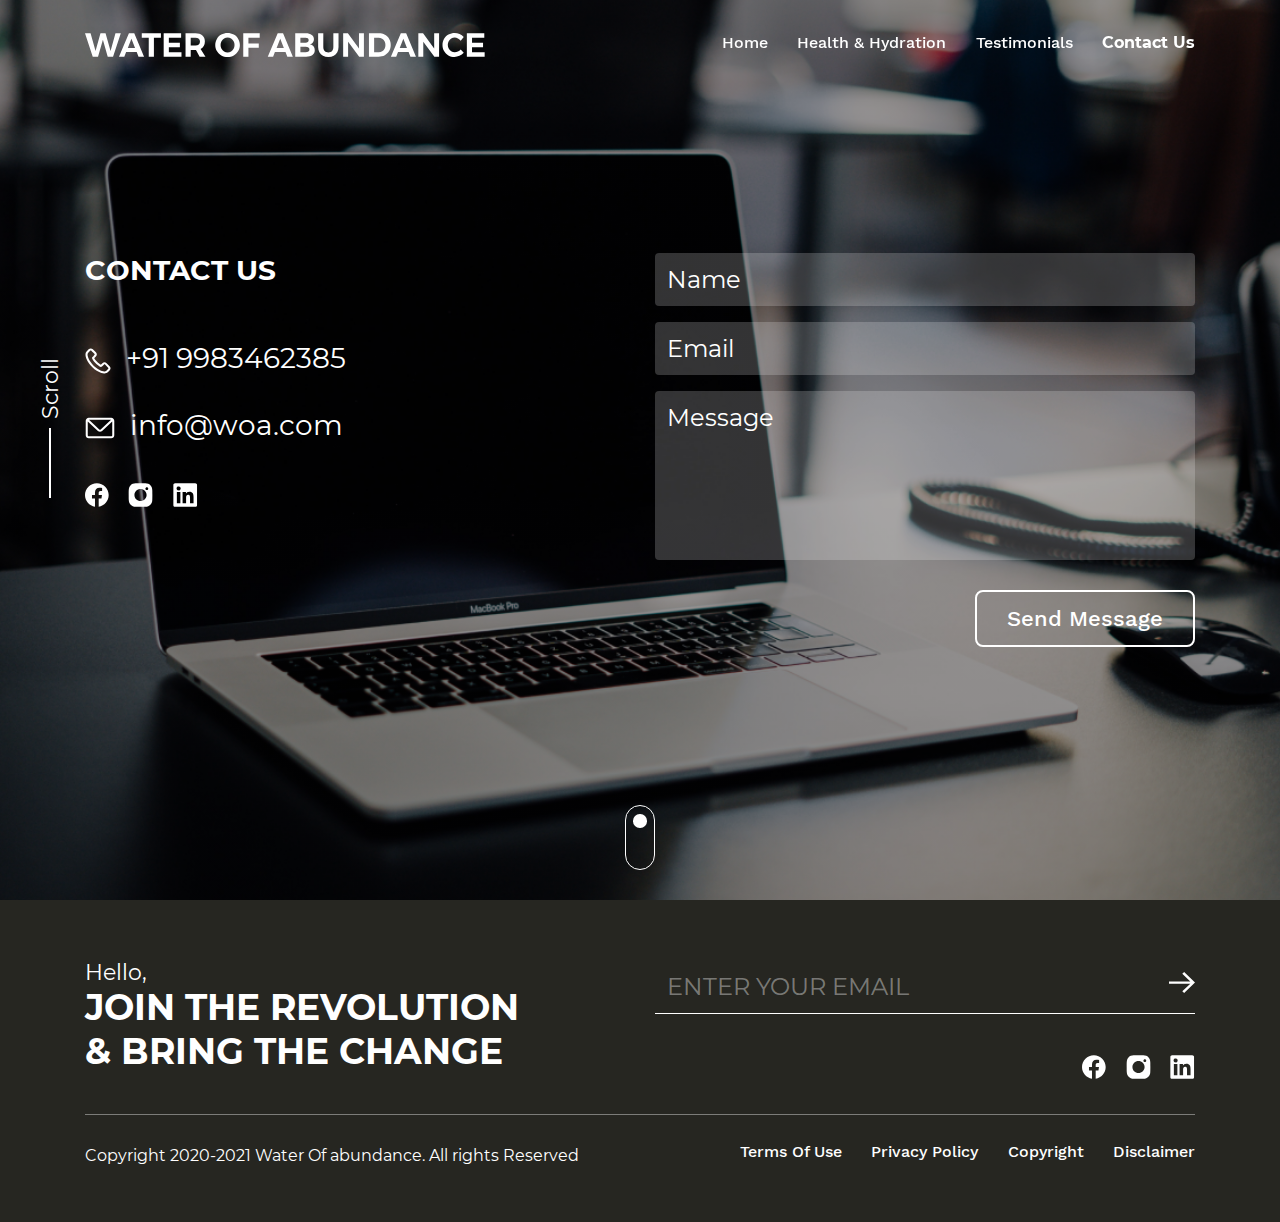
<file: contact.html>
<!DOCTYPE html>
<html lang="en">

<head>
    <meta charset="utf-8">
    <meta http-equiv="X-UA-Compatible" content="IE=edge">
    <meta name="viewport" content="width=device-width, initial-scale=1">
    <title>Health & Hydration | Contact Us</title>
    <!-- Bootstrap -->
    <link href="imgs/fav.svg" rel="icon" type="icon/image">
    <link href="css/bootstrap.min.css" rel="stylesheet">
    <link rel="stylesheet" href="https://cdnjs.cloudflare.com/ajax/libs/font-awesome/5.11.2/css/all.css">
    <link rel='stylesheet' href='css/owl.carousel.min.css'>
    <link href="css/style.css" rel="stylesheet">
    <link href="css/media.css" rel="stylesheet">
</head>

<body>
    <header class="boxs header">
        <div class="container">
            <div class="headerIn">
                <div class="headerLogo">
                    <a href="index.html"><img src="imgs/logo.svg" alt="logo" class="img-fluid">
                    </a>
                    <a href="#0" class="hamburger">
                        <span class="navIcon"></span>
                    </a>
                </div>
                <div class="headercontent">
                    <ul>
                        <li><a href="index.html">Home</a></li>
                        <li><a href="healthy.html" >Health & Hydration</a></li>
                        <li><a href="testimonals.html">Testimonials</a></li>
                      
                        <li><a href="contact.html" class="active">Contact Us</a></li>
                    </ul>
                </div>
            </div>
        </div>
    </header>


    <section class="healthbg boxs scrolltop1 scrolltop160 "  >
        <div class="oppoScroll">
            <div class="scroll animated fadeInUp"></div>
            </div>
        <div class="healthbgin boxs">
            <img src="imgs/con1.png" alt="bg" class="img-fluid">
        </div>
        <span class="bgColor"></span>
        <div class="heathUp boxs">
            <div class="container">
                <div class="heathInner boxs">
                    <div class="bgscroll">
                        <p>Scroll</p>
                    </div>
                    <div class="contactInner boxs">
                        <div class="row">
                            <div class="col-sm-6">
                                <div class="contactleft boxs">
                                    <h2 class="head">CONTACT US</h2>
                                    <ul>
                                        <li><a href="tel:+91 9983462385"><span class="iconss"><img src="imgs/phone.svg" alt="icon"
                                                        class="img-fluid"></span>+91 9983462385</a></li>
                                        <li><a href="mailto:info@woa.com"><span class="iconss"><img src="imgs/message.svg" alt="icon"
                                                        class="img-fluid"></span>info@woa.com</a></li>
                                   
                                    </ul>
                                    <ul class="socialIcon socialIcon2">
                                        <li><a href="#0"><img src="imgs/icon1.svg" alt="icon" class="img-fluid"></a>
                                        </li>
                                        <li><a href="#0"><img src="imgs/icon2.svg" alt="icon" class="img-fluid"></a>
                                        </li>
                                        <li><a href="#0"><img src="imgs/icon3.svg" alt="icon" class="img-fluid"></a>
                                        </li>
<!--                                        <li><a href="#0"><img src="imgs/icon4.svg" alt="icon" class="img-fluid"></a>-->
                                        </li>
                                    </ul>
                                </div>
                            </div>
                            <div class="col-sm-6">
                                <div class="contactRight boxs">
                                    <form action="">
                                        <div class="form-group">
                                            <input type="text" class="form-control" placeholder="Name">
                                        </div>
                                        <div class="form-group">
                                            <input type="email" class="form-control" placeholder="Email">
                                        </div>
                                        <div class="form-group">
                                            <textarea type="text" class="form-control" placeholder="Message"
                                                rows="5"></textarea>
                                        </div>
                                        <div class="form-group formtop">
                                            <button type="button" class="btns">Send Message</button>
                                        </div>
                                    </form>
                                </div>
                            </div>
                        </div>
                    </div>
                </div>
            </div>
        </div>
    </section>

    <section class="footer footscroll  boxs "   >
        <span class="bgColor1"></span>
        <div class="footerclass boxs">
            <div class="container">
                <div class="row paddingRow">
                    <div class="col-sm-6">
                        <div class="footerLeft">
                            <h2>Hello,</h2>
                            <h3>Join the revolution <br> & bring the change</h3>
                        </div>
                    </div>
                    <div class="col-sm-6">
                        <div class="footerRight">
                            <div class="form-group foot">
                                <button type="button"><img src="imgs/rightarrow.svg" alt="arrow" class="img-fluid"></button>
                                <input type="mail" class="form-control" placeholder="enter your email">
                            </div>
                            <ul class="socialIcon">
                                <li><a href="#0"><img src="imgs/icon1.svg" alt="icon" class="img-fluid"></a></li>
                                <li><a href="#0"><img src="imgs/icon2.svg" alt="icon" class="img-fluid"></a></li>
                                <li><a href="#0"><img src="imgs/icon3.svg" alt="icon" class="img-fluid"></a></li>
<!--                                <li><a href="#0"><img src="imgs/icon4.svg" alt="icon" class="img-fluid"></a></li>-->
                            </ul>
                        </div>
                    </div>
                </div>
                <div class="copyRight boxs">
                    <div class="copyRightside">
                        <p class="main">Copyright 2020-2021 Water Of abundance. All rights Reserved</p>
                    </div>
                    <div class="copyLeft">
                        <ul>
                            <li><a href="#0">Terms Of Use</a></li>
                            <li><a href="#0">Privacy Policy</a></li>
                            <li><a href="#0">Copyright</a></li>
                            <li><a href="#0">Disclaimer</a></li>
                        </ul>
                    </div>
                </div>
            </div>
        </div>
    </section>
    <script src="js/jquery.js"></script>
    <script src="js/bootstrap.min.js"></script>
    <script src="js/owl.carousel.min.js"></script>
    <!-- <script src="js/new.js"></script> -->
    <script src="js/custom.js"></script>
</body>

</html>
</file>
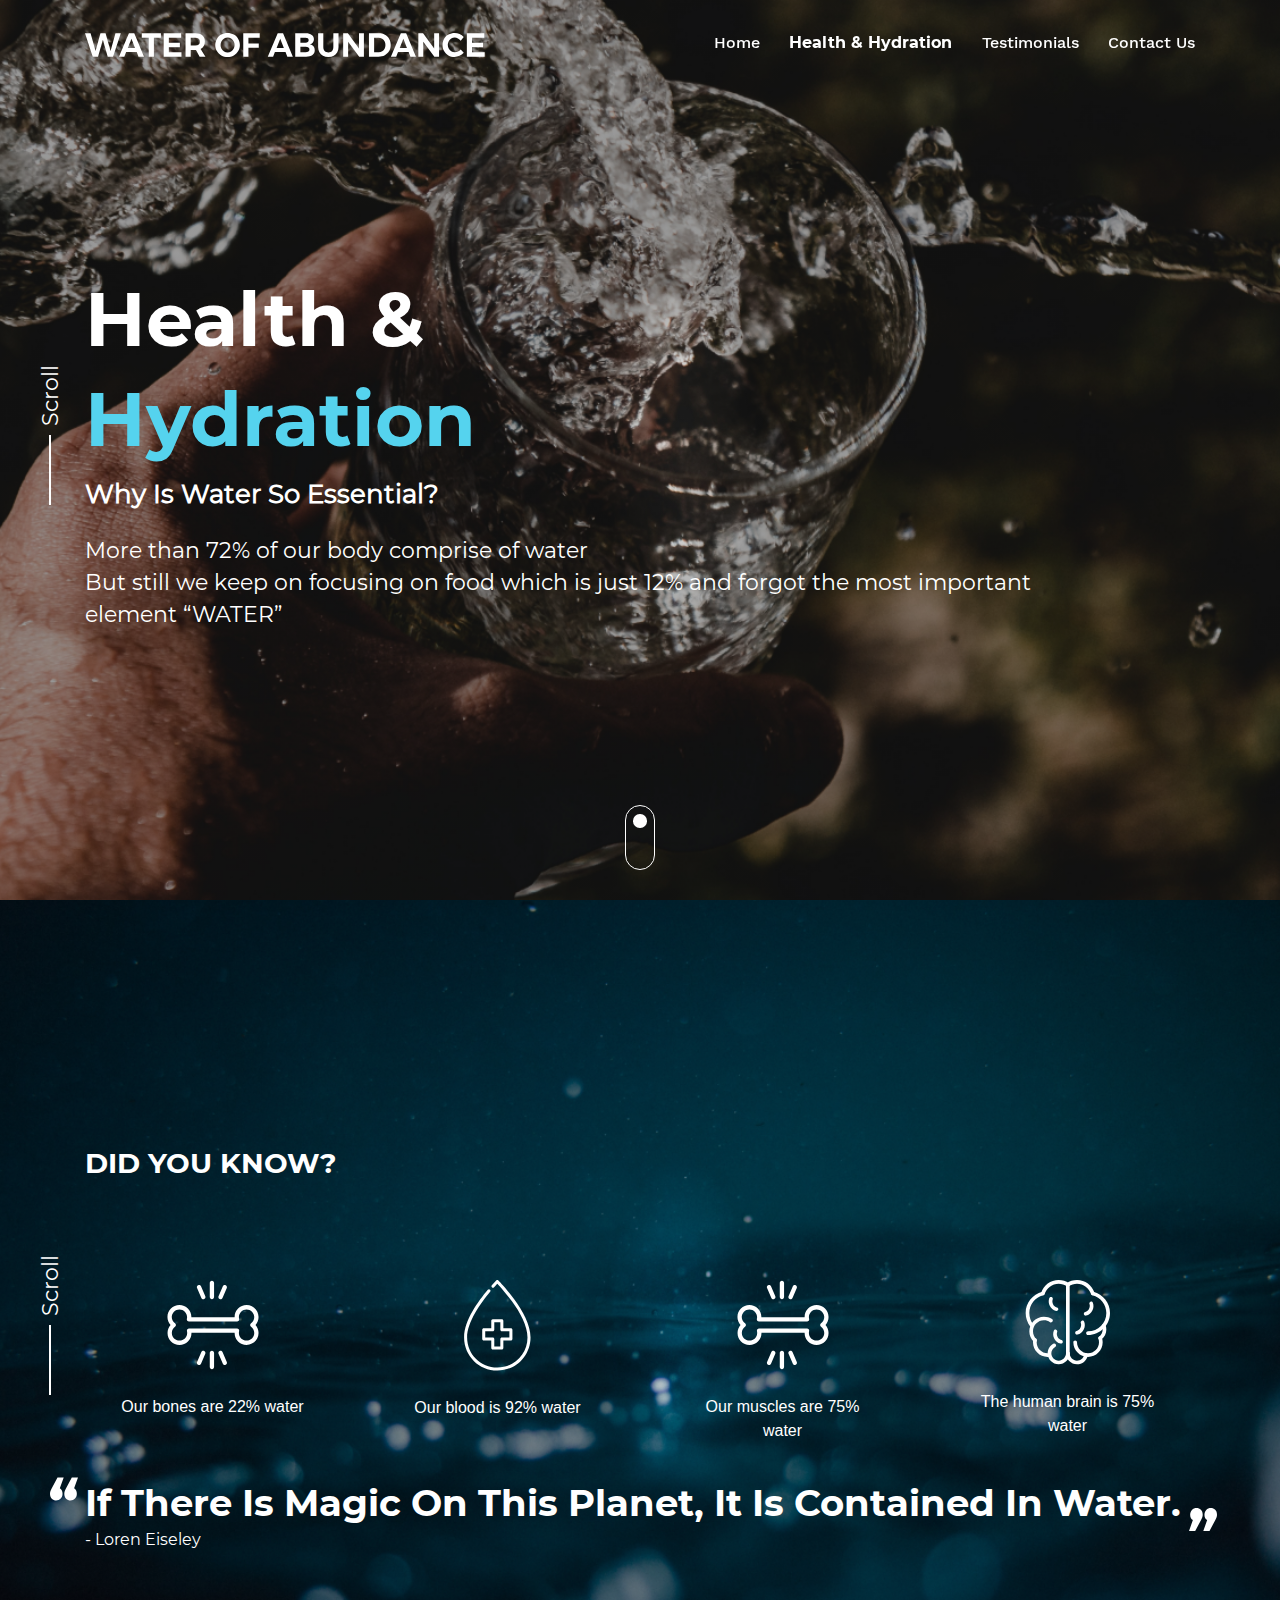
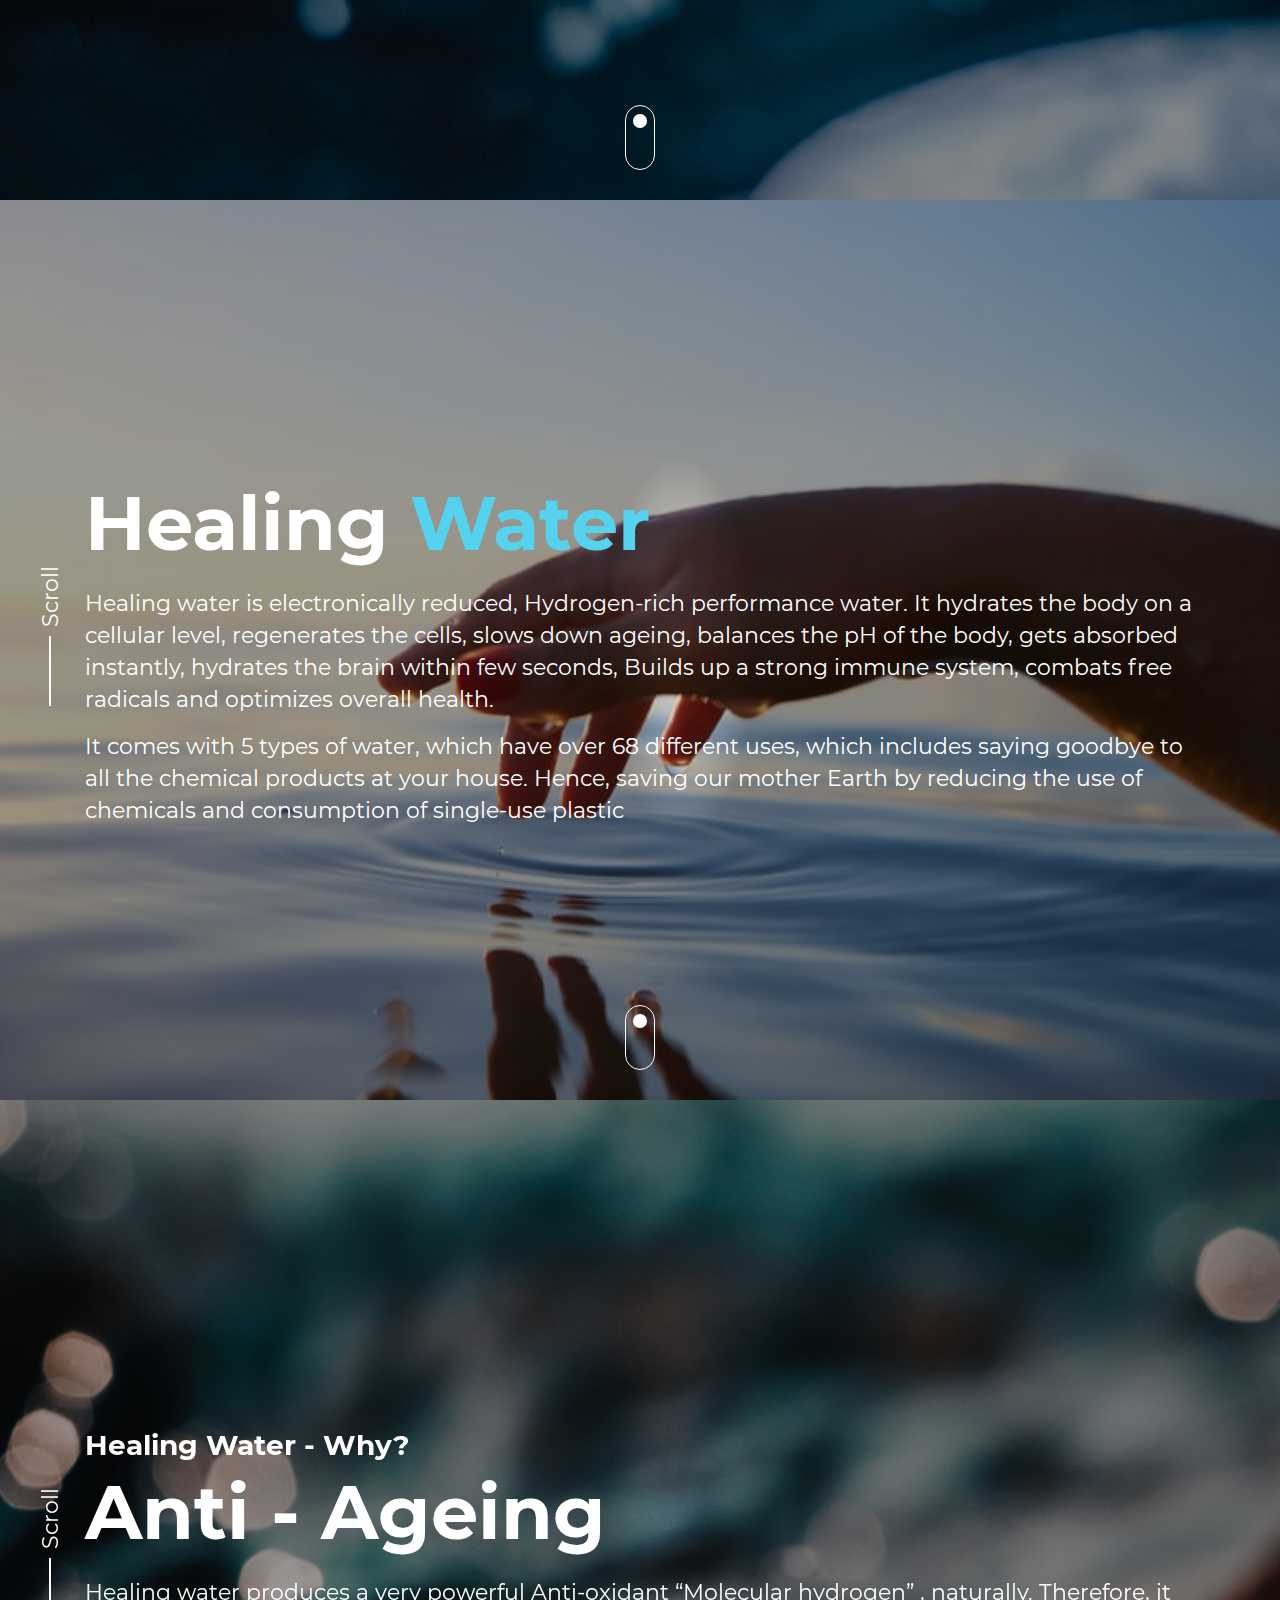
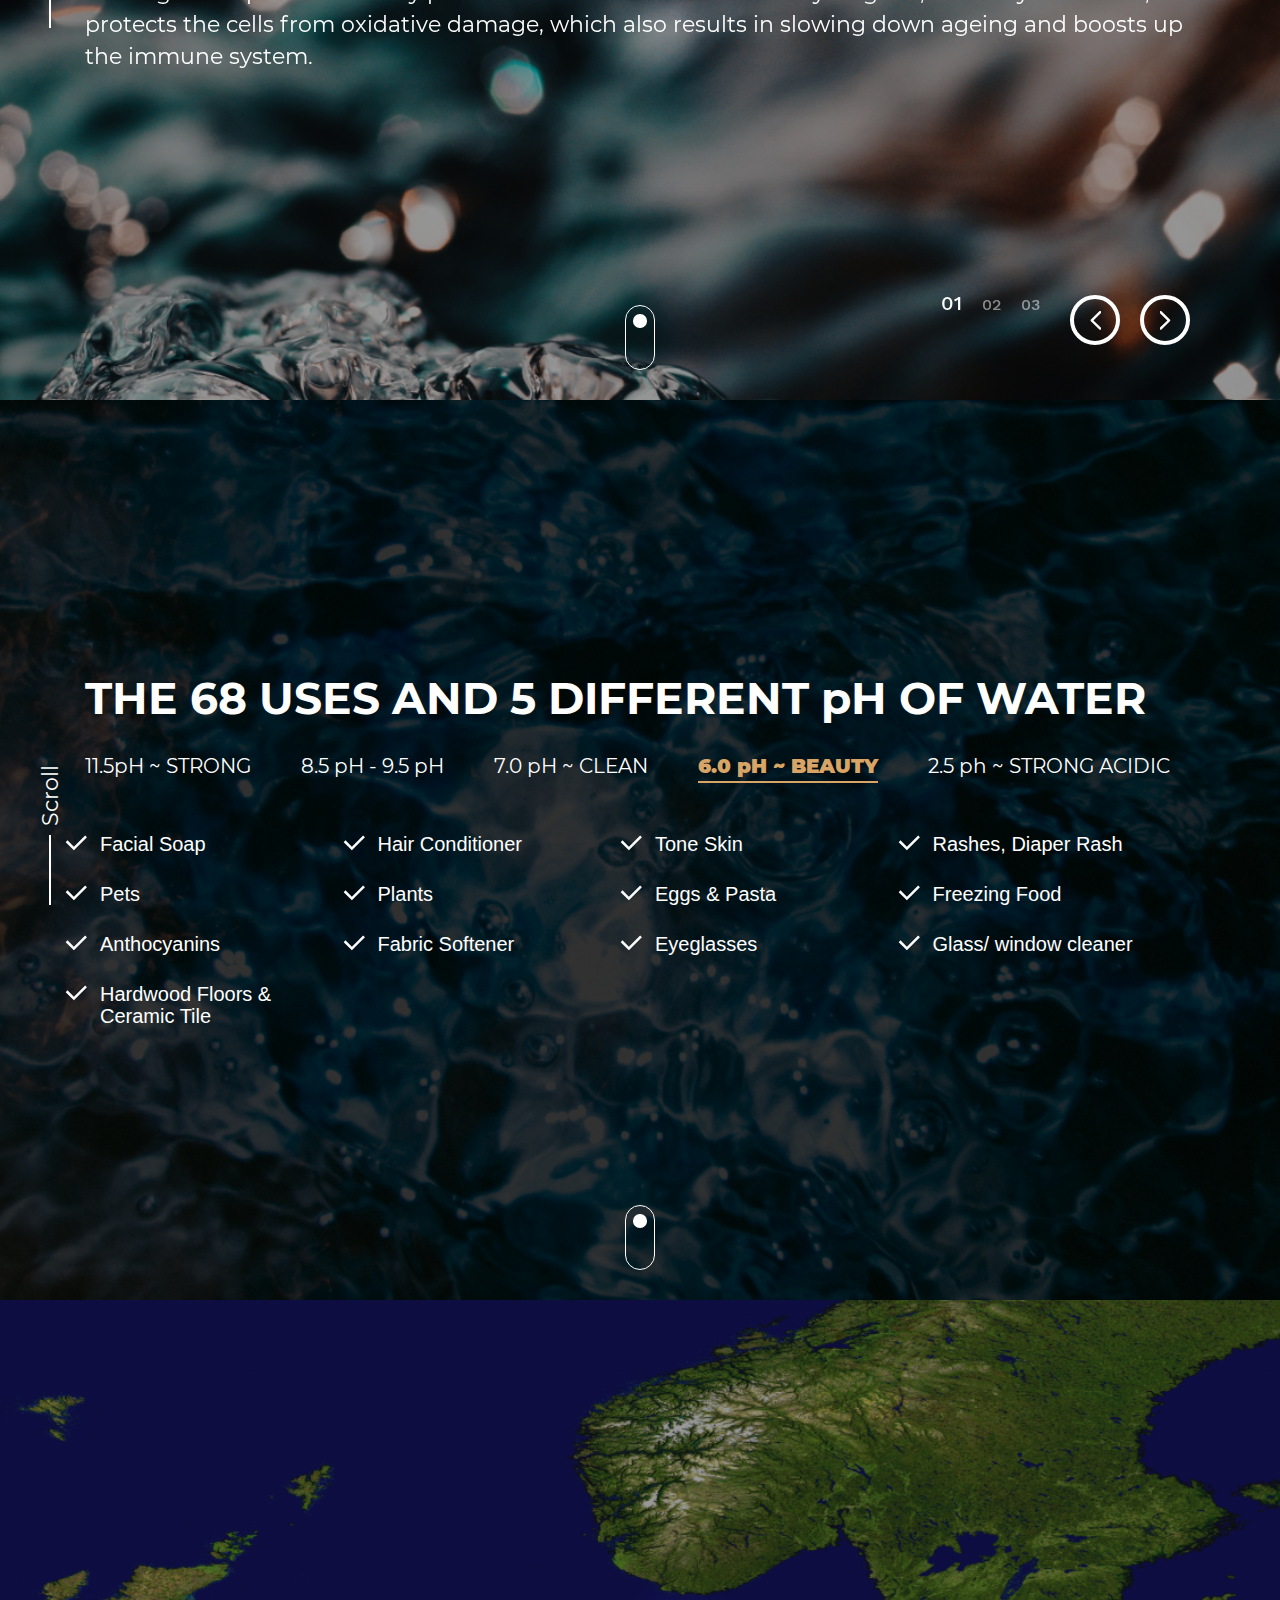
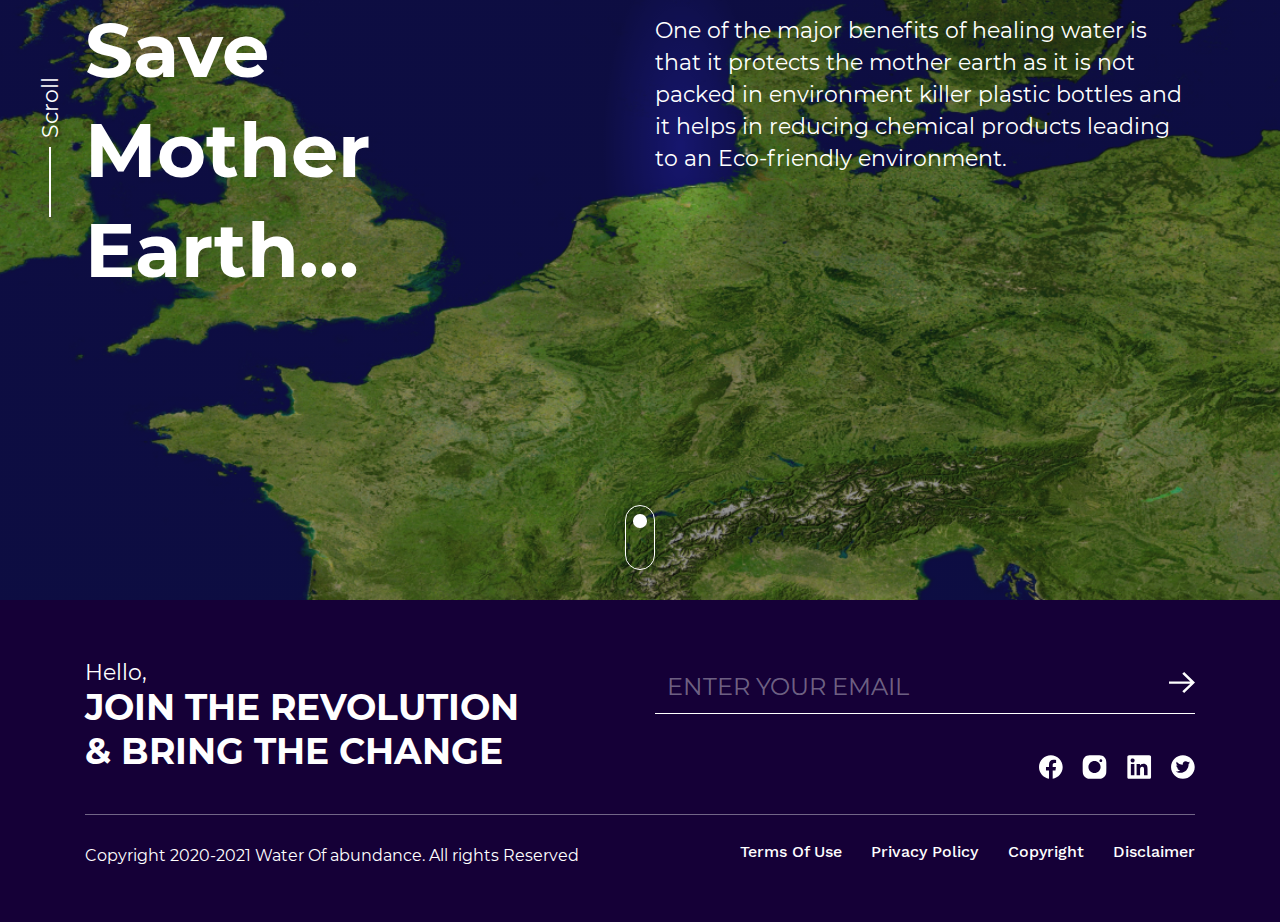
<file: healthy.html>
<!DOCTYPE html>
<html lang="en">

<head>
    <meta charset="utf-8">
    <meta http-equiv="X-UA-Compatible" content="IE=edge">
    <meta name="viewport" content="width=device-width, initial-scale=1">
    <title>Health & Hydration | Health & Hydration</title>
    <!-- Bootstrap -->
    <link href="imgs/fav.svg" rel="icon" type="icon/image">
    <link href="css/bootstrap.min.css" rel="stylesheet">
    <link rel="stylesheet" href="https://cdnjs.cloudflare.com/ajax/libs/font-awesome/5.11.2/css/all.css">
    <link rel='stylesheet' href='css/owl.carousel.min.css'>
    <link href="css/style.css" rel="stylesheet">
    <link href="css/media.css" rel="stylesheet">
    <style>
   * {
/*  box-sizing: border-box;*/
}

.zoom {
  padding: 50px;
/*  background-color: green;*/
  transition: transform .2s;
  width: 200px;
  height: 200px;
  margin: 0 auto;
}

.zoom:hover {
  -ms-transform: scale(1.5); /* IE 9 */
  -webkit-transform: scale(1.5); /* Safari 3-8 */
  transform: scale(1.5); 
}
    </style>
</head>

<body>
   <header class="boxs header">
        <div class="container">
            <div class="headerIn">
                <div class="headerLogo">
                    <a href="index.html"><img src="imgs/logo.svg" alt="logo" class="img-fluid">
                    </a>
                    <a href="#0" class="hamburger">
                        <span class="navIcon"></span>
                    </a>
                </div>
                <div class="headercontent">
                    <ul>
                        <li><a href="index.html">Home</a></li>
                        <li><a href="healthy.html" class="active">Health & Hydration</a></li>
                        <li><a href="testimonals.html">Testimonials</a></li>
                      
                        <li><a href="contact.html">Contact Us</a></li>
                    </ul>
                </div>
            </div>
        </div>
    </header>
    

    <section class="healthbg boxs scrolltop1 scrolltop12 section" id="section-1">
        <div class="oppoScroll">
            <div class="scroll animated fadeInUp"></div>
        </div>
        <div class="healthbgin boxs">
            <img src="imgs/h1.png" alt="bg" class="img-fluid">
        </div>
        <span class="bgColor"></span>
        <div class="heathUp boxs">
            <div class="container">
                <div class="heathInner boxs">
                    <div class="bgscroll">
                        <p>Scroll</p>
                    </div>
                    <h2 class="mainHead">Health & <br> <span class="colorBlue">Hydration</span></h2>
                    <h3 class="head">Why Is Water So Essential?</h3>
                    <p class="main">More than 72% of our body comprise of water<br>
                        But still we keep on focusing on food which is just 12% and forgot the most important <br>
                        element “WATER”</p>
                </div>
            </div>
        </div>
    </section>

    <section class="healthbg boxs scrolltop2 section" id="section-2">
        <div class="oppoScroll">
            <div class="scroll animated fadeInUp"></div>
        </div>
        <div class="healthbgin boxs">
            <img src="imgs/h2.png" alt="bg" class="img-fluid">
        </div>
        <span class="bgColor"></span>
        <div class="heathUp boxs">
            <div class="container">
                <div class="heathInner boxs">
                    <div class="bgscroll">
                        <p>Scroll</p>
                    </div>
                    <h2 class="head">DID YOU KNOW?</h2>
                    <div class="row paddingAn">
                        <div class="col-sm-3 zoom">
                            <div class="didYou boxs">
                                <div class="didImg">
                                    <img src="imgs/did1.svg" alt="did" class="img-fluid">
                                </div>
                                <div class="didCon">
                                    <p>Our bones are 22% water</p>
                                </div>
                            </div>
                        </div>
                        <div class="col-sm-3 zoom">
                            <div class="didYou boxs">
                                <div class="didImg">
                                    <img src="imgs/did2.svg" alt="did" class="img-fluid">
                                </div>
                                <div class="didCon">
                                    <p>Our blood is 92% water</p>
                                </div>
                            </div>
                        </div>
                        <div class="col-sm-3 zoom">
                            <div class="didYou boxs">
                                <div class="didImg">
                                    <img src="imgs/did1.svg" alt="did" class="img-fluid">
                                </div>
                                <div class="didCon">
                                    <p>Our muscles are 75% water</p>
                                </div>
                            </div>
                        </div>
                        <div class="col-sm-3 zoom">
                            <div class="didYou boxs">
                                <div class="didImg">
                                    <img src="imgs/did4.svg" alt="did" class="img-fluid">
                                </div>
                                <div class="didCon">
                                    <p>The human brain is 75% water</p>
                                </div>
                            </div>
                        </div>
                    </div>
                    <div class="magic boxs">
                        <p>If There Is Magic On This Planet, It Is Contained In Water.</p>
                        <h6>- Loren Eiseley</h6>
                    </div>
                </div>
            </div>
        </div>
    </section>

    <section class="healthbg boxs scrolltop3 scrolltop31 section" id="section-2">
        <div class="oppoScroll">
            <div class="scroll animated fadeInUp"></div>
        </div>
        <div class="healthbgin boxs">
            <img src="imgs/demo.jfif" alt="bg" class="img-fluid">
        </div>
        <span class="bgColor"></span>
        <div class="heathUp boxs">
            <div class="container">
                <div class="heathInner boxs">
                    <div class="bgscroll">
                        <p>Scroll</p>
                    </div>
                    <h2 class="mainHead">Healing <span class="colorBlue">Water</span></h2>
                    <p class="main">Healing water is electronically reduced, Hydrogen-rich performance water. It
                        hydrates the body on a cellular level, regenerates the cells, slows down ageing, balances the pH
                        of the body, gets absorbed instantly, hydrates the brain within few seconds, Builds up a strong
                        immune system, combats free radicals and optimizes overall health.</p>
                    <p class="main"> It comes with 5 types of water, which have over 68 different uses, which includes
                        saying goodbye
                        to all the chemical products at your house. Hence, saving our mother Earth by reducing the use
                        of chemicals and consumption of single-use plastic</p>
                </div>
            </div>
        </div>
    </section>
    <section class="chance owl-slider scroll7 scroll71 boxs scrolltop4 section" id="section-2">
        <div class="oppoScroll">
            <div class="scroll animated fadeInUp"></div>
        </div>
        <div id="carousel" class="owl-carousel">

            <div class="item itemsAlll">
                <div class="bgImg">
                    <img src="imgs/h6.png" alt="bg" class="img-fluid">
                </div>
                <div class="bgContent boxs">
                    <span class="bgColor"></span>
                    <div class="container">

                        <div class="bgTopp">

                            <div class="bgRight bgRight23">
                           
                                <h2 class="mainHead">Alkaline</h2>
                                <p class="main">Healing water converts the tap water into natural alkalizing water
                                    with a pH of 8.5- 9.5, for drinking. This helps in balancing the pH of the body
                                    naturally, helping us staying away from diseases with a better immune system
                                </p>
                            </div>
                            <div class="bgSliderIn boxs">

                                <div class="bgLeft">
                                    <div class="bgscroll">
                                        <p>Scroll</p>
                                    </div>
                                    <h2 class="head">Healing Water - Why?</h2>
                                    <h2 class="mainHead">Anti - Ageing</h2>
                                    <p class="main">Healing water produces a very powerful Anti-oxidant “Molecular
                                        hydrogen” , naturally. Therefore, it protects the cells from oxidative damage,
                                        which also results in slowing down ageing and boosts up the immune system.</p>
                                </div>

                            </div>
                        </div>
                    </div>
                </div>
            </div>

            <div class="item itemsAlll">
                <div class="bgImg">
                    <img src="imgs/h6.png" alt="bg" class="img-fluid">
                </div>
                <div class="bgContent boxs">
                    <span class="bgColor"></span>
                    <div class="container">
                        <div class="bgTopp">
                            <div class="bgRight bgRight23">
                           
                                <h2 class="mainHead">Hydration</h2>
                                <p class="main">Healing water is electrically charged, structure water having 4-6
                                    molecules per cluster. Resulting in skyrocketing absorption at the cellular
                                    level, instantly. Leading to healthy, hydrated cells and improving overall
                                    health
                                </p>
                            </div>
                            <div class="bgSliderIn boxs">
                                <div class="bgLeft">
                                    <div class="bgscroll">
                                        <p>Scroll</p>
                                    </div>
                                    <h2 class="head">Healing Water - Why?</h2>
                                    <h2 class="mainHead">Ph balance</h2>
                                    <p class="main">Healing water converts the tap water into natural alkalizing water
                                        with a pH of 8.5- 9.5, for drinking. This helps in balancing the pH of the body
                                        naturally, helping us staying away from diseases with a better immune system
                                    </p>
                                </div>

                            </div>
                        </div>
                    </div>
                </div>
            </div>

            <div class="item itemsAlll">
                <div class="bgImg">
                    <img src="imgs/h6.png" alt="bg" class="img-fluid">
                </div>
                <div class="bgContent boxs">
                    <span class="bgColor"></span>
                    <div class="container">
                        <div class="bgTopp">
                            <div class="bgRight bgRight23">
                           
                                <h2 class="mainHead">Anti - Ageing</h2>
                                <p class="main">Healing water produces a very powerful Anti-oxidant “Molecular
                                    hydrogen” , naturally. Therefore, it protects the cells from oxidative damage,
                                    which also results in slowing down ageing and boosts up the immune system.
                                </p>
                            </div>
                            <div class="bgSliderIn boxs">
                                <div class="bgLeft">
                                    <div class="bgscroll">
                                        <p>Scroll</p>
                                    </div>
                                    <h2 class="head">Healing Water - Why?</h2>
                                    <h2 class="mainHead">Cellular hydration</h2> 
                                    <p class="main">Healing water is electrically charged, structure water having 4-6
                                        molecules per cluster. Resulting in skyrocketing absorption at the cellular
                                        level, instantly. Leading to healthy, hydrated cells and improving overall
                                        health
                                    </p>
                                </div>

                            </div>
                        </div>
                    </div>
                </div>
            </div>

        </div>
    </section>


    <section class="healthbg boxs scrolltop5 section" id="section-2">
        <div class="oppoScroll">
            <div class="scroll animated fadeInUp"></div>
        </div>
        <div class="healthbgin boxs">
            <img src="imgs/h4.png" alt="bg" class="img-fluid">
        </div>
        <span class="bgColor bgColor22"></span>
        <div class="heathUp boxs">
            <div class="container">
                <div class="heathInner boxs">
                    <div class="bgscroll">
                        <p>Scroll</p>
                    </div>
                    <h2 class="head newHead">THE 68 USES AND 5 DIFFERENT pH OF WATER</h2>
                    <div class="phall boxs">
                        <ul class="nav nav-tabs" role="tablist">
                            <li class="nav-item">
                                <a class="nav-link " data-toggle="tab" href="#home">11.5pH ~ STRONG</a>
                            </li>
                            <li class="nav-item">
                                <a class="nav-link" data-toggle="tab" href="#menu1">8.5 pH - 9.5 pH</a>
                            </li>
                            <li class="nav-item">
                                <a class="nav-link" data-toggle="tab" href="#menu2">7.0 pH ~ CLEAN</a>
                            </li>
                            <li class="nav-item">
                                <a class="nav-link active" data-toggle="tab" href="#menu3">6.0 pH ~ BEAUTY</a>
                            </li>
                            <li class="nav-item">
                                <a class="nav-link" data-toggle="tab" href="#menu4">2.5 ph ~ STRONG ACIDIC</a>
                            </li>

                        </ul>
                        <div class="tab-content">
                            <div id="home" class="container tab-pane">

                                <div class="phInner">
                                    <div class="row">
                                        <div class="col-sm-3">
                                            <div class="phContent">
                                                <p>Facial Soap</p>
                                            </div>
                                        </div>
                                        <div class="col-sm-3">
                                            <div class="phContent">
                                                <p>Hair Conditioner</p>
                                            </div>
                                        </div>
                                        <div class="col-sm-3">
                                            <div class="phContent">
                                                <p>Tone Skin</p>
                                            </div>
                                        </div>
                                        <div class="col-sm-3">
                                            <div class="phContent">
                                                <p>Rashes, Diaper Rash</p>
                                            </div>
                                        </div>
                                        <div class="col-sm-3">
                                            <div class="phContent">
                                                <p>Pets</p>
                                            </div>
                                        </div>
                                        <div class="col-sm-3">
                                            <div class="phContent">
                                                <p>Plants</p>
                                            </div>
                                        </div>
                                        <div class="col-sm-3">
                                            <div class="phContent">
                                                <p>Eggs & Pasta</p>
                                            </div>
                                        </div>
                                        <div class="col-sm-3">
                                            <div class="phContent">
                                                <p>Freezing Food</p>
                                            </div>
                                        </div>
                                        <div class="col-sm-3">
                                            <div class="phContent">
                                                <p>Anthocyanins</p>
                                            </div>
                                        </div>
                                        <div class="col-sm-3">
                                            <div class="phContent">
                                                <p>Fabric Softener</p>
                                            </div>
                                        </div>
                                        <div class="col-sm-3">
                                            <div class="phContent">
                                                <p>Eyeglasses</p>
                                            </div>
                                        </div>
                                        <div class="col-sm-3">
                                            <div class="phContent">
                                                <p>Glass/ window cleaner</p>
                                            </div>
                                        </div>
                                        <div class="col-sm-3">
                                            <div class="phContent">
                                                <p>Hardwood Floors & Ceramic Tile</p>
                                            </div>
                                        </div>
                                    </div>
                                </div>

                            </div>
                            <div id="menu1" class="container tab-pane fade">
                                <div class="phInner">
                                    <div class="row">
                                        <div class="col-sm-3">
                                            <div class="phContent">
                                                <p>Facial Soap</p>
                                            </div>
                                        </div>
                                        <div class="col-sm-3">
                                            <div class="phContent">
                                                <p>Hair Conditioner</p>
                                            </div>
                                        </div>
                                        <div class="col-sm-3">
                                            <div class="phContent">
                                                <p>Tone Skin</p>
                                            </div>
                                        </div>
                                        <div class="col-sm-3">
                                            <div class="phContent">
                                                <p>Rashes, Diaper Rash</p>
                                            </div>
                                        </div>
                                        <div class="col-sm-3">
                                            <div class="phContent">
                                                <p>Pets</p>
                                            </div>
                                        </div>
                                        <div class="col-sm-3">
                                            <div class="phContent">
                                                <p>Plants</p>
                                            </div>
                                        </div>
                                        <div class="col-sm-3">
                                            <div class="phContent">
                                                <p>Eggs & Pasta</p>
                                            </div>
                                        </div>
                                        <div class="col-sm-3">
                                            <div class="phContent">
                                                <p>Freezing Food</p>
                                            </div>
                                        </div>
                                        <div class="col-sm-3">
                                            <div class="phContent">
                                                <p>Anthocyanins</p>
                                            </div>
                                        </div>
                                        <div class="col-sm-3">
                                            <div class="phContent">
                                                <p>Fabric Softener</p>
                                            </div>
                                        </div>
                                        <div class="col-sm-3">
                                            <div class="phContent">
                                                <p>Eyeglasses</p>
                                            </div>
                                        </div>
                                        <div class="col-sm-3">
                                            <div class="phContent">
                                                <p>Glass/ window cleaner</p>
                                            </div>
                                        </div>
                                        <div class="col-sm-3">
                                            <div class="phContent">
                                                <p>Hardwood Floors & Ceramic Tile</p>
                                            </div>
                                        </div>
                                    </div>
                                </div>

                            </div>

                            <div id="menu2" class="container tab-pane fade">
                                <div class="phInner">
                                    <div class="row">
                                        <div class="col-sm-3">
                                            <div class="phContent">
                                                <p>Facial Soap</p>
                                            </div>
                                        </div>
                                        <div class="col-sm-3">
                                            <div class="phContent">
                                                <p>Hair Conditioner</p>
                                            </div>
                                        </div>
                                        <div class="col-sm-3">
                                            <div class="phContent">
                                                <p>Tone Skin</p>
                                            </div>
                                        </div>
                                        <div class="col-sm-3">
                                            <div class="phContent">
                                                <p>Rashes, Diaper Rash</p>
                                            </div>
                                        </div>
                                        <div class="col-sm-3">
                                            <div class="phContent">
                                                <p>Pets</p>
                                            </div>
                                        </div>
                                        <div class="col-sm-3">
                                            <div class="phContent">
                                                <p>Plants</p>
                                            </div>
                                        </div>
                                        <div class="col-sm-3">
                                            <div class="phContent">
                                                <p>Eggs & Pasta</p>
                                            </div>
                                        </div>
                                        <div class="col-sm-3">
                                            <div class="phContent">
                                                <p>Freezing Food</p>
                                            </div>
                                        </div>
                                        <div class="col-sm-3">
                                            <div class="phContent">
                                                <p>Anthocyanins</p>
                                            </div>
                                        </div>
                                        <div class="col-sm-3">
                                            <div class="phContent">
                                                <p>Fabric Softener</p>
                                            </div>
                                        </div>
                                        <div class="col-sm-3">
                                            <div class="phContent">
                                                <p>Eyeglasses</p>
                                            </div>
                                        </div>
                                        <div class="col-sm-3">
                                            <div class="phContent">
                                                <p>Glass/ window cleaner</p>
                                            </div>
                                        </div>
                                        <div class="col-sm-3">
                                            <div class="phContent">
                                                <p>Hardwood Floors & Ceramic Tile</p>
                                            </div>
                                        </div>
                                    </div>
                                </div>

                            </div>
                            <div id="menu3" class="container tab-pane fade  active show">
                                <div class="phInner">
                                    <div class="row">
                                        <div class="col-sm-3">
                                            <div class="phContent">
                                                <p>Facial Soap</p>
                                            </div>
                                        </div>
                                        <div class="col-sm-3">
                                            <div class="phContent">
                                                <p>Hair Conditioner</p>
                                            </div>
                                        </div>
                                        <div class="col-sm-3">
                                            <div class="phContent">
                                                <p>Tone Skin</p>
                                            </div>
                                        </div>
                                        <div class="col-sm-3">
                                            <div class="phContent">
                                                <p>Rashes, Diaper Rash</p>
                                            </div>
                                        </div>
                                        <div class="col-sm-3">
                                            <div class="phContent">
                                                <p>Pets</p>
                                            </div>
                                        </div>
                                        <div class="col-sm-3">
                                            <div class="phContent">
                                                <p>Plants</p>
                                            </div>
                                        </div>
                                        <div class="col-sm-3">
                                            <div class="phContent">
                                                <p>Eggs & Pasta</p>
                                            </div>
                                        </div>
                                        <div class="col-sm-3">
                                            <div class="phContent">
                                                <p>Freezing Food</p>
                                            </div>
                                        </div>
                                        <div class="col-sm-3">
                                            <div class="phContent">
                                                <p>Anthocyanins</p>
                                            </div>
                                        </div>
                                        <div class="col-sm-3">
                                            <div class="phContent">
                                                <p>Fabric Softener</p>
                                            </div>
                                        </div>
                                        <div class="col-sm-3">
                                            <div class="phContent">
                                                <p>Eyeglasses</p>
                                            </div>
                                        </div>
                                        <div class="col-sm-3">
                                            <div class="phContent">
                                                <p>Glass/ window cleaner</p>
                                            </div>
                                        </div>
                                        <div class="col-sm-3">
                                            <div class="phContent">
                                                <p>Hardwood Floors & Ceramic Tile</p>
                                            </div>
                                        </div>
                                    </div>
                                </div>

                            </div>

                            <div id="menu4" class="container tab-pane fade">
                                <div class="phInner">
                                    <div class="row">
                                        <div class="col-sm-3">
                                            <div class="phContent">
                                                <p>Facial Soap</p>
                                            </div>
                                        </div>
                                        <div class="col-sm-3">
                                            <div class="phContent">
                                                <p>Hair Conditioner</p>
                                            </div>
                                        </div>
                                        <div class="col-sm-3">
                                            <div class="phContent">
                                                <p>Tone Skin</p>
                                            </div>
                                        </div>
                                        <div class="col-sm-3">
                                            <div class="phContent">
                                                <p>Rashes, Diaper Rash</p>
                                            </div>
                                        </div>
                                        <div class="col-sm-3">
                                            <div class="phContent">
                                                <p>Pets</p>
                                            </div>
                                        </div>
                                        <div class="col-sm-3">
                                            <div class="phContent">
                                                <p>Plants</p>
                                            </div>
                                        </div>
                                        <div class="col-sm-3">
                                            <div class="phContent">
                                                <p>Eggs & Pasta</p>
                                            </div>
                                        </div>
                                        <div class="col-sm-3">
                                            <div class="phContent">
                                                <p>Freezing Food</p>
                                            </div>
                                        </div>
                                        <div class="col-sm-3">
                                            <div class="phContent">
                                                <p>Anthocyanins</p>
                                            </div>
                                        </div>
                                        <div class="col-sm-3">
                                            <div class="phContent">
                                                <p>Fabric Softener</p>
                                            </div>
                                        </div>
                                        <div class="col-sm-3">
                                            <div class="phContent">
                                                <p>Eyeglasses</p>
                                            </div>
                                        </div>
                                        <div class="col-sm-3">
                                            <div class="phContent">
                                                <p>Glass/ window cleaner</p>
                                            </div>
                                        </div>
                                        <div class="col-sm-3">
                                            <div class="phContent">
                                                <p>Hardwood Floors & Ceramic Tile</p>
                                            </div>
                                        </div>
                                    </div>
                                </div>

                            </div>

                        </div>
                    </div>
                </div>
            </div>
        </div>
    </section>


    <section class="healthbg boxs scrolltop6 scrolltop63 section" id="section-2">
        <div class="oppoScroll">
            <div class="scroll animated fadeInUp"></div>
        </div>
        <div class="healthbgin boxs">
            <img src="imgs/h5.png" alt="bg" class="img-fluid">
        </div>
        <span class="bgColor"></span>
        <div class="heathUp boxs">
            <div class="container">
                <div class="heathInner boxs">
                    <div class="bgscroll">
                        <p>Scroll</p>
                    </div>
                    <div class="row">
                        <div class="col-sm-6">
                            <div class="earthLeft boxs">
                                <h2 class="mainHead">Save <br> Mother <br> Earth… </h2>
                            </div>
                        </div>
                        <div class="col-sm-6">
                            <div class="earthRight boxs">
                                <p class="main">One of the major benefits of healing water is that it protects the
                                    mother earth as it is not packed in environment killer plastic bottles and it helps
                                    in reducing chemical products leading to an Eco-friendly environment.</p>
                            </div>
                        </div>
                    </div>
                </div>
            </div>
        </div>
    </section>
    <section class="footer footer2 boxs">
        <span class="bgColor1"></span>
        <div class="footerclass boxs">
            <div class="container">
                <div class="row paddingRow">
                    <div class="col-sm-6">
                        <div class="footerLeft">
                            <h2>Hello,</h2>
                            <h3>Join the revolution <br> & bring the change</h3>
                        </div>
                    </div>
                    <div class="col-sm-6">
                        <div class="footerRight">
                            <div class="form-group foot">
                                <button type="button"><img src="imgs/rightarrow.svg" alt="arrow"
                                        class="img-fluid"></button>
                                <input type="mail" class="form-control" placeholder="enter your email">
                            </div>
                            <ul class="socialIcon">
                                <li><a href="#0"><img src="imgs/icon1.svg" alt="icon" class="img-fluid"></a></li>
                                <li><a href="#0"><img src="imgs/icon2.svg" alt="icon" class="img-fluid"></a></li>
                                <li><a href="#0"><img src="imgs/icon3.svg" alt="icon" class="img-fluid"></a></li>
                                <li><a href="#0"><img src="imgs/icon4.svg" alt="icon" class="img-fluid"></a></li>
                            </ul>
                        </div>
                    </div>
                </div>
                <div class="copyRight boxs">
                    <div class="copyRightside">
                        <p class="main">Copyright 2020-2021 Water Of abundance. All rights Reserved</p>
                    </div>
                    <div class="copyLeft">
                        <ul>
                            <li><a href="#0">Terms Of Use</a></li>
                            <li><a href="#0">Privacy Policy</a></li>
                            <li><a href="#0">Copyright</a></li>
                            <li><a href="#0">Disclaimer</a></li>
                        </ul>
                    </div>
                </div>
            </div>
        </div>
    </section>
    <script src="js/jquery.js"></script>
    <script src="js/bootstrap.min.js"></script>
    <script src="js/owl.carousel.min.js"></script>
    <script src="js/new.js"></script>
    <script src="js/custom.js"></script>

</body>

</html>
</file>
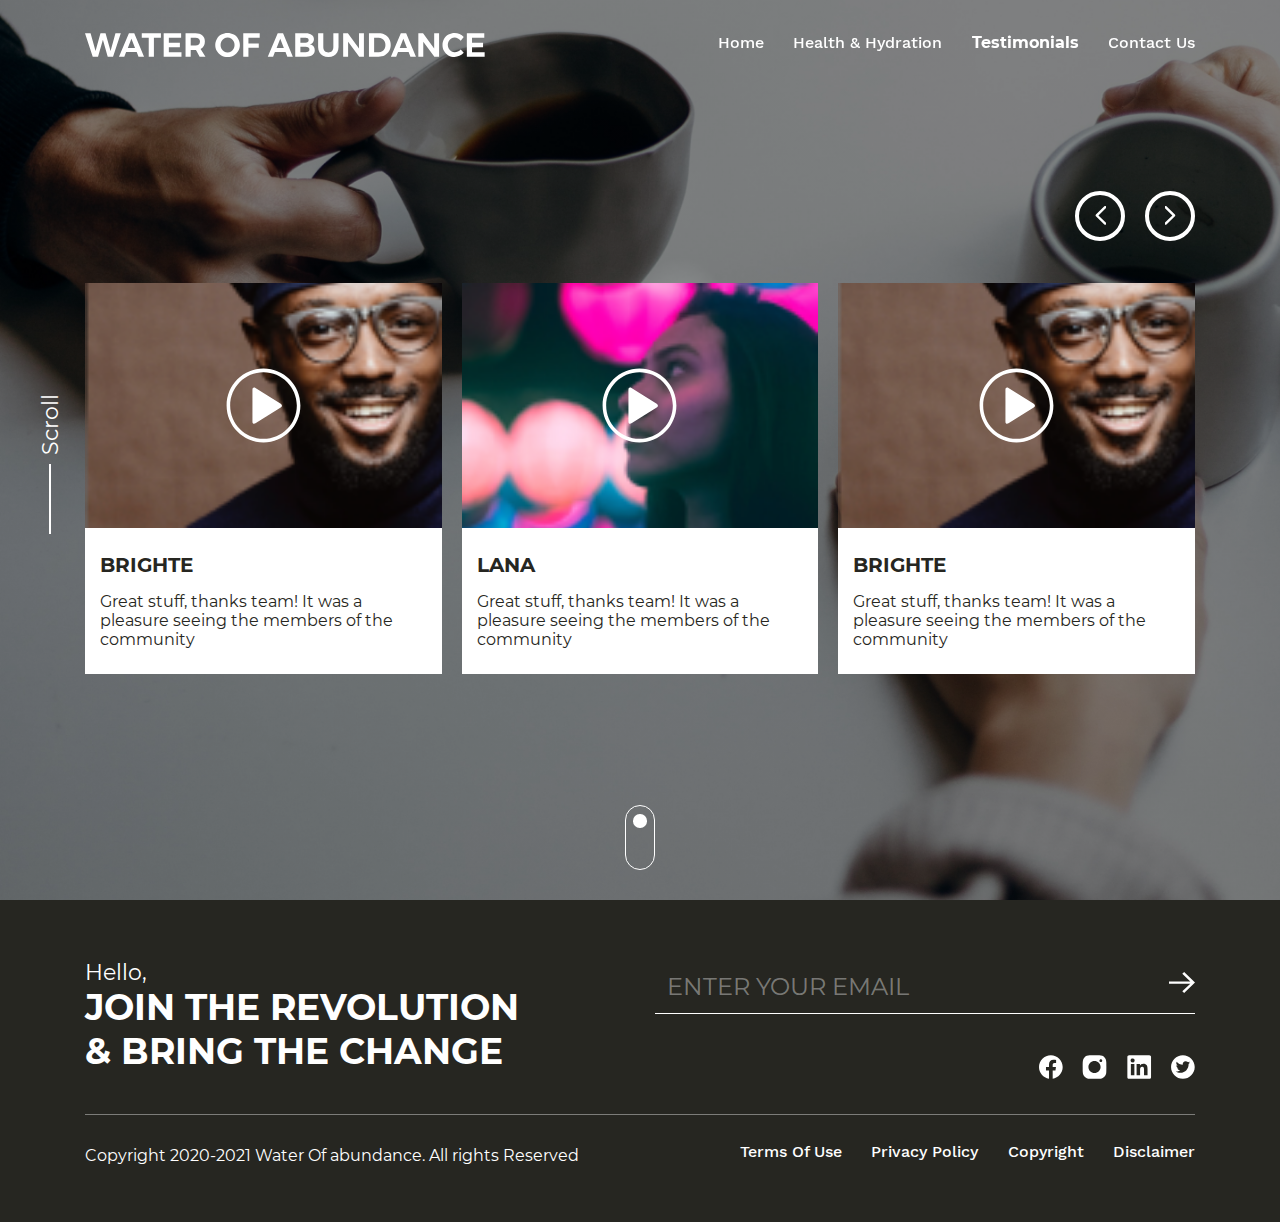
<file: testimonals.html>
<!DOCTYPE html>
<html lang="en">

<head>
    <meta charset="utf-8">
    <meta http-equiv="X-UA-Compatible" content="IE=edge">
    <meta name="viewport" content="width=device-width, initial-scale=1">
    <title>Health & Hydration | Testimonials</title>
    <!-- Bootstrap -->
    <link href="imgs/fav.svg" rel="icon" type="icon/image">
    <link href="css/bootstrap.min.css" rel="stylesheet">
    <link rel="stylesheet" href="https://cdnjs.cloudflare.com/ajax/libs/font-awesome/5.11.2/css/all.css">
    <link rel='stylesheet' href='css/owl.carousel.min.css'>
    <link href="css/style.css" rel="stylesheet">
    <link href="css/media.css" rel="stylesheet">
</head>

<body>
     <header class="boxs header">
        <div class="container">
            <div class="headerIn">
                <div class="headerLogo">
                    <a href="index.html"><img src="imgs/logo.svg" alt="logo" class="img-fluid">
                    </a>
                    <a href="#0" class="hamburger">
                        <span class="navIcon"></span>
                    </a>
                </div>
                <div class="headercontent">
                    <ul>
                        <li><a href="index.html">Home</a></li>
                        <li><a href="healthy.html" >Health & Hydration</a></li>
                        <li><a href="testimonals.html" class="active">Testimonials</a></li>
                      
                        <li><a href="contact.html">Contact Us</a></li>
                    </ul>
                </div>
            </div>
        </div>
    </header>

    <section class="healthbg boxs scrolltop1 "  >
        <div class="oppoScroll">
            <div class="scroll animated fadeInUp"></div>
            </div>
        <div class="healthbgin boxs">
            <img src="imgs/test1.png" alt="bg" class="img-fluid">
        </div>
        <span class="bgColor"></span>
        <div class="heathUp heathUptest boxs">
            <div class="container">
                <div class="heathInner boxs">
                    <div class="bgscroll">
                        <p>Scroll</p>
                    </div>
                    <div class="testmono">
                        <div id="carouselnew" class="owl-carousel">
                            <div class="item">
                                <div class="testimonals boxs">
                                    <div class="testimg">
                                        <span class="testab1">
                                            <span class="testab" data-toggle="modal" data-target="#myModal">
                                                <img src="imgs/play.svg" class="img-fluid" alt="play">
                                            </span>
                                        </span>
                                        <img src="imgs/member1.png" alt="img-fluid" class="img-fluid">
                                    </div>
                                    <div class="testContent">
                                        <h2>BRIGHTE</h2>
                                        <p>Great stuff, thanks team! It was a pleasure seeing the members of the
                                            community</p>
                                    </div>
                                </div>
                            </div>
                            <div class="item">
                                <div class="testimonals boxs">
                                    <div class="testimg">
                                        <span class="testab1">
                                            <span class="testab" data-toggle="modal" data-target="#myModal">
                                                <img src="imgs/play.svg" class="img-fluid" alt="play">
                                            </span>
                                        </span>
                                        <img src="imgs/member2.png" alt="img-fluid" class="img-fluid">
                                    </div>
                                    <div class="testContent">
                                        <h2>LANA </h2>
                                        <p>Great stuff, thanks team! It was a pleasure seeing the members of the
                                            community</p>
                                    </div>
                                </div>
                            </div>
                            <div class="item">
                                <div class="testimonals boxs">
                                    <div class="testimg">
                                        <span class="testab1">
                                            <span class="testab" data-toggle="modal" data-target="#myModal">
                                                <img src="imgs/play.svg" class="img-fluid" alt="play">
                                            </span>
                                        </span>
                                        <img src="imgs/member1.png" alt="img-fluid" class="img-fluid">
                                    </div>
                                    <div class="testContent">
                                        <h2>BRIGHTE</h2>
                                        <p>Great stuff, thanks team! It was a pleasure seeing the members of the
                                            community</p>
                                    </div>
                                </div>
                            </div>
                            <div class="item">
                                <div class="testimonals boxs">
                                    <div class="testimg">
                                        <span class="testab1">
                                            <span class="testab" data-toggle="modal" data-target="#myModal">
                                                <img src="imgs/play.svg" class="img-fluid" alt="play">
                                            </span>
                                        </span>
                                        <img src="imgs/member2.png" alt="img-fluid" class="img-fluid">
                                    </div>
                                    <div class="testContent">
                                        <h2>LANA </h2>
                                        <p>Great stuff, thanks team! It was a pleasure seeing the members of the
                                            community</p>
                                    </div>
                                </div>
                            </div>
                        </div>
                    </div>
                </div>
            </div>
        </div>
    </section>

    <section class="footer footscroll  boxs " >
        <span class="bgColor1"></span>
        <div class="footerclass boxs">
            <div class="container">
                <div class="row paddingRow">
                    <div class="col-sm-6">
                        <div class="footerLeft">
                            <h2>Hello,</h2>
                            <h3>Join the revolution <br> & bring the change</h3>
                        </div>
                    </div>
                    <div class="col-sm-6">
                        <div class="footerRight">
                            <div class="form-group foot">
                                <button type="button"><img src="imgs/rightarrow.svg" alt="arrow"
                                        class="img-fluid"></button>
                                <input type="mail" class="form-control" placeholder="enter your email">
                            </div>
                            <ul class="socialIcon">
                                <li><a href="#0"><img src="imgs/icon1.svg" alt="icon" class="img-fluid"></a></li>
                                <li><a href="#0"><img src="imgs/icon2.svg" alt="icon" class="img-fluid"></a></li>
                                <li><a href="#0"><img src="imgs/icon3.svg" alt="icon" class="img-fluid"></a></li>
                                <li><a href="#0"><img src="imgs/icon4.svg" alt="icon" class="img-fluid"></a></li>
                            </ul>
                        </div>
                    </div>
                </div>
                <div class="copyRight boxs">
                    <div class="copyRightside">
                        <p class="main">Copyright 2020-2021 Water Of abundance. All rights Reserved</p>
                    </div>
                    <div class="copyLeft">
                        <ul>
                            <li><a href="#0">Terms Of Use</a></li>
                            <li><a href="#0">Privacy Policy</a></li>
                            <li><a href="#0">Copyright</a></li>
                            <li><a href="#0">Disclaimer</a></li>
                        </ul>
                    </div>
                </div>
            </div>
        </div>
    </section>

    <div class="modal videoModal fade" id="myModal" role="dialog">
        <div class="modal-dialog modal-lg">
            <div class="modal-content">
                <a href="#0" class="closed" onclick="pauseVid()" data-dismiss="modal"><span>&times;</span></a>
                <div class="videoAll">
             <div class="videoTag" onclick="playVid()">
                 <img src="imgs/play.svg" alt="play" class="img-fluid">
             </div>
                        <video id="myVideo" width="100%" height="100%" controls>
                            <source src="imgs/video2.mp4" type="video/mp4"  >
                            <source src="imgs/video2.mp4" type="video/ogg"  >
                         
                          </video>
                </div>
            </div>
        </div>
    </div>
    <script src="js/jquery.js"></script>
    <script src="js/bootstrap.min.js"></script>
    <script src="js/owl.carousel.min.js"></script>
    <script src="js/new.js"></script>
    <script src="js/custom.js"></script>
</body>

</html>
</file>
<file: css/style.css>
@font-face {
	font-family: 'MontserratBold';
	src: url(../fonts/MontserratBold.ttf);
}
@font-face {
	font-family: 'WorkSansMedium';
	src: url(../fonts/WorkSansMedium.ttf);
}
@font-face {
	font-family: 'MontserratRegular';
	src: url(../fonts/MontserratRegular.ttf);
}
@font-face {
	font-family: 'MontserratLight';
	src: url(../fonts/MontserratLight.ttf);
}
@font-face {
	font-family: 'MontserratBlack';
	src: url(../fonts/MontserratBlack.ttf);
}


/* Variables for color and font family Start */

:root {
	/* Colors */
	--colorWhite: #fff;
	--colorYellow:#FFC107;
	--colorYellow1:#ecbd84;
	--colorYell:#D9A566;
	--colorBlue: #55d3ee;
	--colorBlack:#262621;

/* font family varible */
--bold:'MontserratBold';
--regular:'MontserratRegular';
--wmedium:'WorkSansMedium';
--light:'MontserratLight';
--black:'MontserratBlack';
}

/* Variables for color and font family End */

h1,
h2,
h3,
h4,
h5,
h6,
p,
ul {
	padding: 0px;
	margin: 0px;
	list-style: none;
}

* {
	margin: 0;
	padding: 0;
}

.nopadding {
	padding: 0 !important;
}

button,
a {
	transition: all 0.35s ease 0s;
}

button:focus {
	outline: none;
}

label {
	margin: 0;
}

a {
	outline: none !important;
	text-decoration: none;
}

a:hover,
a:focus {
	text-decoration: none;
	color: var(--colorWhite);
}

.boxs {
	float: left;
	width: 100%;
	display: block;
}

/* heading and para code :start */
h2.mainHead{
	font-size: 75px;
	font-family: var(--bold);
	line-height: 100px;
	color: var(--colorWhite);
}
h2.head{
	font-size: 28px;
	font-family: var(--bold);
	line-height: 34px;
	color: var(--colorWhite);	
}
h2.mainHead span{
	color: var(--colorYellow);
}
h2.mainHead span.colorYellow1{
	color: var(--colorYellow1);
}
h2.mainHead span.colorBlue{
	color: var(--colorBlue);
}
p.main{
	font-family: var(--regular);
	color: var(--colorWhite);
	font-size: 22px;
	line-height: 32px;
	padding-top: 15px;
}
a.learnmore{
	font-size: 20px;
	font-family: var(--wmedium);
	line-height: 24px;
	text-decoration-line: underline;
	color: var(--colorWhite);
}
/* heading and para code :end */

/* header code :start */
.header{
	position: fixed;
top:0;
left: 0;
padding: 25px 0px;
z-index: 999;
}
.header.fixedHeader{
background: var(--colorBlack);
box-shadow: 0 6px 12px rgba(0,0,0,.175);
}
.headerLogo a{
	font-size: 24px;
	color: var(--colorWhite);
	font-family: var(--bold);
}
.headercontent ul li a{
	font-size: 16px;
	line-height: 18px;
	font-family: var(--wmedium);
	color: var(--colorWhite);
	display: inline-block;
	position: relative;
}
.headercontent ul li a.active{
	font-family: var(--bold);
}
.headercontent ul li a::before{
	position: absolute;
    content: '';
    bottom: -5px;
    width: 0;
    height: 2px;
    background: var(--colorWhite);
    left: 0;
    right: 0;
    margin: 0 auto;
}
.headercontent ul li a:hover::before{
	width: 100%;
	transition: 0.35s ease-in-out;
}
.headercontent ul li{
	margin-right: 25px;
	display: inline-block;
}
.headercontent ul li:last-child{
	margin-right: 0;
}
.headerIn{
	display: flex;
	justify-content: space-between;
	align-items: center;
}
/* header code :end */

/* slider code :start */
.owl-slider .owl-nav{
	position: absolute;
    right: 90px;
    bottom: 55px;
    z-index: 99999999999999;
}
.owl-slider .owl-nav button.owl-prev,.owl-slider .owl-nav button.owl-next {
    left: 0;
    width: 50px;
    height: 50px;
    position: relative;
    border-radius: 100px;
    display: flex;
    border: 4px solid #fff;
    background: transparent !important;
    justify-content: center;
    align-items: center;
}
.owl-slider .owl-nav button.owl-prev{
	right: 70px;
    left: auto;
    /* bottom: 21px; */
    top: auto;
    position: absolute;
}
.owl-slider .owl-nav button span{
	font-size: 60px;
    position: inherit;
    color: #fff;
    top: -30px;
    height: 100%;
    position: absolute;
}
.owl-slider  .owl-dots{
	counter-reset: my-badass-counter;
    position: absolute;
    bottom: 8%;
    right: 18%;
}
.owl-slider  .owl-dots button{
	position: relative;
	padding: 10px !important;
	color: var(--colorWhite);
	font-family: var(--wmedium);
	opacity: .5;
}
.owl-slider  .owl-dots button.active{
    opacity: 1;
	transition: 0.35s ease-in-out;
	position: relative;
}
.owl-slider .owl-dots button.active::before{
	font-size: 20px;
}

/* .owl-slider  .owl-dots button.active::before{
	position: absolute;
	content: '';
	width: 25px;
	height: 1px;
	background: var(--colorWhite);
	right: 0;
	top: 0;
} */
.owl-slider  .owl-dots button::before{
	/* position: absolute; */
    content: "0" counter(my-badass-counter);
    counter-increment: my-badass-counter;
}
/* slider code :end */

/* home page code :start */
.bgImg{
	height: 100vh;
	width: 100%;
	position: relative;
}
.bgImg img{
	width: 100%;
	height: 100%;
	object-fit: cover;
}
.bgContent{
	position: absolute;
	top: 0;
	left: 0;
	overflow: hidden;
}
.bgColor{
	width: 100%;
	height: 100vh;
	background: radial-gradient(6.06% 21.03% at 53.16% 49.59%, rgba(115, 115, 115, 0) 0%, #000000 100%);
opacity: 0.4;
top: 0;
left: 0;
position: absolute;
}
.bgTopp {
    position: relative;
    display: flex;
    align-items: center;
    height: 100vh;
}
.bgRight{
	position: absolute;
	right: -2%;
	opacity: .7;
}
.bgLeft{
	position: relative;
}
.bgscroll{
    position: absolute;
    left: -65px;
    top: 30%;
    transform: rotate(-90deg);
}
.itemsAlll p{
	width: 100%;
}
.bgColor.bgColor22{
	opacity: 0.8;
	background-color: #000;
}
.bgRight.bgRight23{
	width: 50%;
    right: -6%;
}
.bgRight.bgRight23 p{
	width: 100%;
}
.bgscroll::before{
    position: absolute;
    content: '';
    height: 2px;
    width: 70px;
    top: 16px;
    right: 70px;
    background: var(--colorWhite);
}
.bgscroll p{
	color: var(--colorWhite);
	font-family: var(--regular);
	font-size: 22px;
	line-height: 35px;
}
.sectionbg{
	height: 100vh;
	width: 100%;
}
.sectionbg img{
	width: 100%;
	height: 100%;
	object-fit: cover;
}
.bgRight h2{
	text-transform: uppercase;
}
.allthings{
	position: relative;
	height: 100% !important;
}
.chance.owl-slider.scroll7.boxs.section.custom-full1.table.active{
	height: 100vh !important;
}
.table{
	margin: 0 !important;
}
.tableCell{
	height: 100% !important;
}
.sectiontop{
    position: absolute;
    display: flex;
    top: 0;
    width: 100%;
    align-items: center;
    height: 100%;
}
.members{
	padding: 25px 0px;
}
.memberimg{
    width: 155px;
    height: 155px;
    border-radius: 100%;
    overflow: hidden;
    border: 10px solid #ccc;
}
.memberimg img{
	width: 100%;
	height: 100%;
	object-fit: cover;
}
.membercontent p{
	color: var(--colorWhite);
	font-size: 20px;
	font-family: var(--bold);
	line-height: 24px;
	text-align: center;
	padding-top: 15px;
}
.members ul{
	padding: 35px 0px;
}
.members ul li{
	display: inline-block;
	margin-right: 30px;
}
.members ul li:last-child{
	margin-right: 0;
}
.chance.owl-slider{
	position: relative;
}
.togglebtn input.switch {
    position: relative;
    appearance: none;
    -moz-appearance: none;
    -webkit-appearance: none;
	width: 65px !important;
    height: 30px;
    border-radius: 30px;
    cursor: pointer;
    background: transparent;
    border: 1px solid #fff;
    transition: box-shadow 0.3s ease-in-out, padding 0.25s ease-in-out;
    transition-delay: 0.1s, 0s;
}
.togglebtn input.switch:focus {
	/* border: 0; */
	outline: 0;
}
.togglebtn input.switch:checked {
	transition-delay: 0s, 0s;
	box-shadow: transparent!important;
	padding-left: 38px;
	border: 1px solid var(--colorWhite);
}
.togglebtn input.switch:before {
	display: inline-block;
	height: 18px;
	width: 18px;
	margin: 4px;
	background-color: var(--colorWhite);
	border-radius: 2.1em;
	transition: all 0.1s ease 0.1s;
}
.togglebtn input.switch:before, input.switch:after {
	content: "";
	display: block;
}
.togglebtn input.switch:active::before {
	transition: all 0.1s ease 0.05s;
}
.togglebtn{
    position: absolute;
    bottom: 0;
    z-index: 99;
    left: 0;
    width: 65px;
    transform: rotate(90deg);
    right: 0;
    bottom: 45px;
    margin: 0 auto;
}
  .postionRel{
	  position: relative;
  }
  .journayAll{
	  background: var(--colorBlack);
	  height: 100vh;
  }
  .journayInner{
	  position: relative;
  }
  .jourContent{
	  position: absolute;
	  top: 50px;
	  left: 0;
	  width: 100%;
	  text-align: center;
	  padding: 35px;
  }
  .jourContent h2{
	  font-size: 32px;
	  text-transform: uppercase;
  }
  .jourContent p{
	  font-size: 52px;
	  text-transform: uppercase;
	  font-family: var(--light);
	  padding: 50px 0px;
  }
  .journeyBox{
	padding: 35px 75px;
	  background: var(--colorYell);
	  box-shadow: 0px 0px 10px 5px rgba(217, 165, 102, 0.12);
  }
  .firstBox h2{
	  font-size: 22px;
	  padding: 15px 0px;
  }
  .firstBox p{
	font-size: 16px;
	padding-top: 25px !important;
}
.journeyBox{
	display: flex;
}
.firstBox{
	width: 33%;
	text-align: center;
	padding: 10px 30px;
}
.firstBox:nth-child(even){
	border-left: 1px solid var(--colorWhite);
	border-right: 1px solid var(--colorWhite);
}
.firstBox p{
	padding: 0;
}
.topJour{
	padding-top: 80px;
}
.journayAll{
	position: relative;
}
.transform{
	position: relative;
	height: 100vh;
}
.transfBg {
	height: 100vh;
}
.transfBg  img{
	width: 100%;
	height: 100vh;
}
.transInner{
	position: absolute;
	top: 0;
	left: 0;
	/* padding-top: 75px; */
}
.transfimg{
	text-align: center;
	padding-top: 50px;
}
.transfimg p{
	font-size: 20px;
	padding-top: 20px;
}
p.mainnew{
	padding-bottom: 25px;
}
.flow{
	position: relative;
	width: 100%;
	height: 100vh;
}
.scrolltopss,.knowScroll{
	display: flex;
	align-items: center;
	height: 100vh;
}
.trnasInn,.knowpost,.scrolltp,.soll{
	position: relative;
}
.knowTheFlow{
	position: absolute;
	top: 0;
	left: 0;
	/* padding-top: 80px; */
}
.knowTheFlow .formCss h2.head{
	padding-bottom: 35px;
}
.formCss .form-group{
	margin-bottom: 25px;
}
.flowImg{
	padding: 8px;
    height: 52px;
    display: flex;
    width: 52px;
    align-items: center;
    justify-content: center;
    border: 1px solid var(--colorWhite);
	border-radius: 100%;
	position: relative;
}
.transscroll{
	display: flex;
	align-items: center;
	height: 100vh;
}
.knowTheFlow h2.head{
	padding-bottom: 5px;
}
.knowTheFlow h2.head.head0{
	padding-bottom: 35px;
}
.flowImg::before{
    height: 70px;
    position: absolute;
    content: '';
    bottom: -70px;
    left: 25px;
    width: 1px;
    background: var(--colorWhite);
}
.storiesSlider{
	padding-top: 50px;
}
.storiesSlider .owl-carousel .owl-nav.disabled,.testmono .owl-carousel .owl-nav{
    display: block;
    position: absolute;
    right: 0;
    top: -92px;
    z-index: 99;
}
.storiesSlider .owl-nav button.owl-prev, .storiesSlider .owl-nav button.owl-next,
.testmono .owl-nav button.owl-prev, .testmono .owl-nav button.owl-next{
    left: 0;
    width: 50px;
    height: 50px;
    position: relative;
    border-radius: 100px;
    display: flex; 
    border: 4px solid #fff;
    background: transparent !important;
    justify-content: center;
    align-items: center;
}
.storiesSlider .owl-nav button.owl-prev,.testmono .owl-nav button.owl-prev {
    right: 70px;
    left: auto;
    /* bottom: 21px; */
    top: auto;
    position: absolute;
}
.flowAll:last-child .flowImg::before{
	height: 0;
}
.formCss {
	display: flex;
	align-items: center;
	height: 100vh;
}
.flowAll{
	display: flex;
}
.flowFirst{
display: flex;
padding-bottom: 60px;
}
.flowContent h2{
	font-size: 22px;
	color: var(--colorWhite);
	font-family: var(--regular);
}
.flowImg{
	margin-right: 25px;
}
.flowContent p{
	font-size: 16px;
	color: var(--colorWhite);
	font-family: var(--light);
	padding-top: 10px;
}
.main.main33{
	font-size: 28px;
	line-height: 40px;
}
.storiesFirst{
	background: var(--colorWhite);
	padding: 20px;
	width: 100%;
}
.storiesImg{
    height: 42px;
    width: 42px;
    overflow: hidden;
    border-radius: 100%;
}
.storiesImg img{
	width: 100%;
	height: 100%;
	object-fit: cover;
}
.storiesContent h2{
	font-size: 20px;
	color: var(--colorBlack);
	font-family:var(--bold);
	padding: 10px 0px;
}
.storiesContent p{
	font-size: 16px;
	color: var(--colorBlack);
	font-family:var(--regular);
}
.form-control{
    background: #fff3;
	border-radius: 4px;
	color: var(--colorWhite);
	font-size: 24px;
	line-height: 29px;
	font-family: var(--regular);
	border: none;
	width: 100%;
	height: auto;
    padding: 12px;
}
.form-control::placeholder{
	color: var(--colorWhite);
}
.form-control:focus{
	border: none;
	background: #fff3;
	box-shadow: none;
	outline: none;
	color: var(--colorWhite);
}
.formCss form{
	width: 60%;
	margin: 0 auto;
	text-align: center;
}
/* home page code :end */

/* footer code :start */
.footer{
	background: #262621;
	/* opacity: 0.7; */
padding: 25px 0px;
}
.footer.footer2{
	opacity: 1;
	background: #150037;
}
.footerLeft h2{
	font-size: 22px;
	color: var(--colorWhite);
	font-family: var(--regular);
}
.footerLeft h3{
	font-size: 36px;
	color: var(--colorWhite);
	font-family: var(--bold);
	text-transform: uppercase;
}
.form-group.foot{
	position: relative;
}
.form-group.foot button{
    position: absolute;
    right: 0px;
    z-index: 9;
	top: 10px;
	cursor: pointer;
	border: none;
	background: transparent;
}
.form-group.foot .form-control{
	background: transparent;
	border-bottom: 1px solid var(--colorWhite);
	border-radius: 0;

}
.form-group.foot .form-control::placeholder{
	text-transform: uppercase;
	color: #fff6;
}
.form-group.foot .form-control:focus{
	border-bottom: 1px solid var(--colorWhite);	
}
.socialIcon li{
	display: inline-block;
	margin-right: 15px;
}
.socialIcon li:last-child{
	margin: 0;
}
.socialIcon{
	margin: 40px 0px 0px;
	text-align: right;
}
.copyRightside p{
	font-size: 16px;
	padding-top: 0;
}
.copyLeft ul li a{
	font-size: 16px;
	color: var(--colorWhite);
	font-family: var(--wmedium);
	position: relative;
}
.copyLeft ul li{
	display: inline-block;
	margin-right: 25px;	
}
.copyLeft ul li:last-child{
	margin-right: 0px;	
}
.copyRight{
	display: flex;
	justify-content: space-between;
	padding: 25px 0px;
}
.copyRight {
	border-top: 1px solid rgb(255 255 255 / .4);;
}
.paddingRow{
	padding: 35px 0px;
}
.footer{
	position: relative;
}
.footer .bgColor{
	height: 100%;
}
.copyLeft ul li a::before{
	position: absolute;
	height: 2px;
	width: 0;
	content: '';
	bottom: -5px;
	left: 0;
	right: 0;
	margin: 0 auto;
	background: var(--colorWhite);
}
.copyLeft ul li a:hover::before{
	width: 100%;
	transition: 0.35s ease-in-out;
}
/* footer code :end */


/* health code start */
.healthbg{
	position: relative;;
}
.healthbgin{
	width: 100%;
	height: 100vh;
}
.healthbgin img{
	width: 100%;
	height: 100%;
	object-fit: cover;
}
.heathUp{
    position: absolute;
    top: 0;
    left: 0;
    height: 100vh;
    align-items: center;
    display: flex;
    width: 100%;
}
}
span.colorBlue{
	color: #38dbff;
}
.didYou{
	text-align: center;
}
h3.head{
    color: var(--colorWhite);
    font-family: var(--regular);
	font-weight: 600;
	font-size: 26px;
	margin: 10px 0px;
}
.didCon p{
    font-size: 20px;
    line-height: 24px;
    color: var(--colorWhite);
    font: var(--regular);
    padding-top: 25px;
}
.paddingAn{
	padding: 50px 0px;
}
.magic p{
	font-size: 37px;
	line-height:45px;
	color: var(--colorWhite);
	font-family: var(--bold);
	position: relative;
}
.magic p::before{
    position: absolute;
    content: url(../imgs/qu.svg);
    left: -35px;
    top: -15px;
}
.magic p::after{
    position: absolute;
    content: url(../imgs/qu1.svg);
    right: -22px;
    bottom: -15px;
}
.magic h6{
	font: 24px;
	color: var(--colorWhite);
	line-height: 30px;
	font-family: var(--regular);
}
h2.head.newHead{
	font-size: 44px;
	line-height: 55px;
}
.phall .nav-tabs .nav-link{
    font-size: 20px;
    line-height: 30px;
    color: var(--colorWhite);
    font-family: var(--regular);
	padding: 0;
	border: 0;
}
.phall .nav-tabs .nav-item{
	margin: 0;
	margin-right: 50px;
}
.phall .nav-tabs .nav-item:last-child{
	margin: 0;
}
.phall .nav-tabs{
    border-bottom: 0;
    padding: 25px 0px;
}
.phall .nav-tabs .nav-link.active,.phall .nav-tabs .nav-link:hover{
	background: transparent;
	border: none;
	border: 0;
	color: #D9A566;
border-bottom: 2px solid #D9A566;

}
.phall .nav-tabs .nav-link.active{
	font-family: var(--black);
}
.phContent p{
	font-size: 20px;
	font-weight: var(--wmedium);
	color: var(--colorWhite);
	line-height: 22px;
	position: relative;
	display: inline-block;
}
.phContent p::before{
	position: absolute;
    left: -35px;
    top: 0;
	content: url('../imgs/tick.svg');
}
.phInner .col-sm-3{
	padding-top: 25px;
}
.heathInner{
	position: relative;
}
/* health code :end */

/* contact us code :start */
.contactleft ul li a{
font-size: 28px;
color:var(--colorWhite);
font-family: var(--regular);
}
.contactleft ul li{
	padding-top: 25px;
}
.iconss{
	display: inline-block;
	margin-right: 15px;
}
.socialIcon.socialIcon2{
	margin: 0;
	text-align: left;
}
.contactleft h2{
	padding-bottom: 25px;
}
textarea{
	resize: none;
}
button.btns{
    background: transparent;
    color: var(--colorWhite);
    font-size: 22px;
    font-family: var(--wmedium);
    padding: 10px 30px;
    border: 2px solid var(--colorWhite);
    border-radius: 8px;
	float: right;
	cursor: pointer;
	position: relative;
	z-index: 99;
	overflow: hidden;
}
button.btns::before{
    position: absolute;
    content: '';
    top: 0;
    left: 0;
    width: 0;
    height: 57px;
	background: #fff3;
    z-index: -1;
}
button.btns:hover::before{
	width: 100%;
	transition: 0.35s ease-in-out;
}
button.btns:hover{
	transition: 0.35s ease-in-out;
}
.formtop{
	margin-top: 30px;
}
.socialIcon li a:hover img,.contactleft ul li a:hover img{
	transform: scaleY(1.3) scaleX(1.3);
	transition: 0.35s ease-in-out;
}
/* contact us code :end */

/* testimonals code :start */
.testContent{
	background: var(--colorWhite);
	padding: 25px 15px;
}
.testContent h2{
	color: var(--colorBlack);
	font-size: 20px;
	font-family: var(--bold);
	padding-bottom: 15px;
}
.testContent p{
	color: var(--colorBlack);
	font-size: 16px;
	line-height: 19px;
	font-family: var(--regular);

}
.testimg {
	width: 100%;
	height: 245px;
	position: relative;
}
.testimg img{
	width: 100%;
	height: 100%;
	object-fit: cover;
}
.testimonals {
	width: 100%;
}
.heathUp.heathUptest{
    top: 40px;
}
.testab1{
	width: 100%;
	height: 100%;
	position: absolute;
	display: flex;
	align-items: center;
	justify-content: center;
	cursor: pointer;
}
.testab{
width: 75px;
height: 75px;
}
.hamburger{
	display: none;
}
.testimg img,.videoTag img{
	width: 100%;
	height: 100%;
	object-fit: cover;
}
.testimonals {
	width: 100%;
}
.heathUp.heathUptest{
    top: 40px;
}
.testab1{
	width: 100%;
	height: 100%;
	position: absolute;
	display: flex;
	align-items: center;
	justify-content: center;
	cursor: pointer;
}
.testab,.videoTag{
width: 75px;
height: 75px;
}
.videoAll{
	height: 600px;
	position: relative;
}
.videoAll video{
	width: 100%;
	height: 100%;
}

.videoModal .modal-dialog.modal-lg{
	display: flex;
	align-items: center;
	height: 100vh;
	background: transparent;
}
.modal-content{
	background: transparent;
	position: relative;
}
.closed{
    position: absolute;
    top: 15px;
    right: -75px;
    font-size: 50px;
    height: 50px;
    width: 50px;
    overflow: hidden;
    color: #fff;
    display: flex;
    align-items: center;
}
.videoAll:focus,.videoAll video{
	outline: none;
}
.videoTag{
    position: absolute;
    top: 50%;
    -ms-transform: translateY(-50%);
    transform: translateY(-50%);
    left: 0;
    right: 0;
    margin: 0 auto;
    cursor: pointer;
    z-index: 99;
}



#superContainer {
    height:100%;
    position:relative;
}


.section{
    position: relative;
	-webkit-box-sizing: border-box; 
    -moz-box-sizing: border-box; 
         box-sizing: border-box; 
}
/* .custom-full1 {
  background: grey;
} */
.slide {
    float: left;
}
.slide, .slidesContainer {
    height: 100%;
    display: block;
}
.slides {
	height: 100%;
    overflow: hidden;
    position: relative;
    -webkit-transition: all 0.3s ease-out;
    -moz-transition: all 0.3s ease-out;
    -o-transition: all 0.3s ease-out;
    transition: all 0.3s ease-out;
}
/* .section.table,
.slide.table{
	display:table;
	width:100%;
} */
/* .tableCell{
	display:table-cell;
	vertical-align: middle;
	width:100%;
	height: 100%;
} */
.slidesContainer {
    float: left;
    position: relative;
}
.controlArrow{
    position:absolute;
    top:50%;
    cursor:pointer;
	width: 0px;
	height: 0px;
	border-style: solid;
	margin-top: -38px;
}

.controlArrow.prev{
	left:15px;
	width: 0px;
	border-width: 38.5px 34px 38.5px 0;
	border-color: transparent #fff transparent transparent;
}
.controlArrow.next{  
	right:15px;
	border-width: 38.5px 0 38.5px 34px;
	border-color: transparent transparent transparent #fff;
}
.scrollable{
	overflow:scroll;
}
.easing{
    -webkit-transition: all 0.7s ease-out;
    -moz-transition: all 0.7s ease-out;
    -o-transition: all 0.7s ease-out;
    transition: all 0.7s ease-out;
}
#fullPage-nav{
	position: fixed;
	z-index: 100;
	margin-top: -32px;
	top: 50%;
	opacity: 1;
}
#fullPage-nav.right{
	right: 17px;
}
#fullPage-nav.left{
	left: 17px;
}
.fullPage-slidesNav{
	position: absolute;
	z-index: 4;
	left: 50%;
	opacity: 1;
}
.fullPage-slidesNav.bottom{
	bottom: 17px;
}
.fullPage-slidesNav.top{
	top: 17px;
}
#fullPage-nav ul,
.fullPage-slidesNav ul{
	margin:0;
	padding:0;
}
#fullPage-nav li,
.fullPage-slidesNav li{
	display: block;
	width: 14px;
	height: 13px;
	margin: 7px;
	position:relative;
}
.fullPage-slidesNav li{
	display: inline-block;
}
#fullPage-nav li a,
.fullPage-slidesNav li a{
	display: block;
	position: relative;
	z-index: 1;
	width: 100%;
	height: 100%;
	cursor: pointer;
	text-decoration: none;
}
#fullPage-nav li .active span,
.fullPage-slidesNav .active span{
	background: #333;
}
#fullPage-nav span,
.fullPage-slidesNav span{
	top: 2px;
	left: 2px;
	width: 8px;
	height: 8px;
	border: 1px solid #000;
	background: rgba(0, 0, 0, 0);
	-webkit-border-radius: 50%;
	-moz-border-radius: 50%;
	border-radius: 50%;
	position: absolute;
	z-index: 1;
}
.fullPage-tooltip{
	position: absolute;
	color: #fff;
	font-size: 14px;
	font-family: arial, helvetica, sans-serif;
	top: -2px;
}
.fullPage-tooltip.right{
	right: 20px;
}
.fullPage-tooltip.left{
	left: 20px;
}
.owl-item.active{
	/* width: 100% !important; */
}
.owl-carousel .owl-stage{
	/* transform: unset !important; */
	/* width: 100% !important; */
}
.footer.boxs.section.table.active{
	height: 325px !important;
}


/* scroll code :start */
.oppoScroll{
	display: flex;
    width: 100%;
    min-width: 100%;
    position: absolute;
    /* z-index: 99 */
    /* height: 40px; */
    left: 0;
    right: 0;
    bottom: 30px;
    justify-content: center;
}
.bgRight.bgRight23 h2{
	font-size: 60px;
    line-height: 70px;
}
.bgRight.bgRight23 p{
	font-size: 20px;
}
.bgRight.bgRight23{
	padding-top: 42px;
	display: none;
}
.scroll {

	    height: 65px;
		width: 30px;
	border-radius: 25vmin;
	border: 1px solid var(--colorWhite);
	/* position: absolute; */
	bottom: 0;
	left: 0;
	right: 0;
	display: flex;
	justify-content: center;
	z-index: 9;
  }
  .scroll:before {
	content: "";
	position: absolute;
	left: calc(50% - 15vmin / 20);
	top: 1vmin;
	height: 1.5vmin;
	width: 1.5vmin;
	background: var(--colorWhite);
	border-radius: 50%;
	-webkit-animation: scroll 4s infinite;
			animation: scroll 4s infinite;
  }
  
  @-webkit-keyframes scroll {
	0% {
	  opacity: 1;
	}
	20% {
	  opacity: 1;
	  transform: translateY(0);
	}
	40% {
	  opacity: 1;
	}
	100% {
	  opacity: 0;
	  transform: translateY(6.25vmin);
	}
  }
  
  @keyframes scroll {
	0% {
	  opacity: 1;
	}
	20% {
	  opacity: 1;
	  transform: translateY(0);
	}
	40% {
	  opacity: 1;
	}
	100% {
	  opacity: 0;
	  transform: translateY(6.25vmin);
	}
  }
</file>
<file: css/media.css>
@media(max-width:1199px){
.headerLogo{
	width: 30%;
}
.headercontent ul li{
	margin-right: 15px;
}
.bgscroll{
	left: -45px;
}
.owl-slider .owl-nav{
	right: 25px;
}
h2.mainHead {
    font-size: 75px;
    line-height: 95px;
}
.memberimg{
	width: 125px;
	height: 125px;
}
h2.head {
    font-size: 25px;
    line-height: 32px;
}
.sectionbg{
	height: 100%;
}
.itemsAlll p {
    width: 100%;
}
	}
	@media(max-width:992px){
		.container{
			max-width: 100% !important;
			padding: 0px 40px;
		}
		.hamburger{
			display: block;
			position: absolute;
			right: 40px;
			top: 0;
			/* top: 36px; */
			display: flex;
			height: 86px;
			align-items: center;
		}
		.navIcon {
			position: absolute;
			height: 3px;
			width: 30px;
			right: 0px;
			top: 50%;
			background: var(--colorWhite);
			transition-duration: 0.075s;
			transition-timing-function: cubic-bezier(0.55, 0.055, 0.675, 0.19);
		}
		.navIcon::before {
			position: absolute;
			content: '';
			top: -8px;
			left: 0;
			height: 3px;
			width: 30px;
			background: var(--colorWhite);
			transition: all 0.3s ease;
		}
		.navIcon::after {
			position: absolute;
			content: '';
			top: 8px;
			left: 0;
			height: 3px;
			width: 30px;
			background: var(--colorWhite);
			opacity: 1;
			transition: top 0.075s ease, opacity 0.075s 0.12s ease;
		}
		.hamburger.active .navIcon {
			transform: rotate(45deg);
			transition-delay: 0.12s;
			transition-timing-function: cubic-bezier(0.215, 0.61, 0.355, 1);
		}
		.hamburger.active .navIcon:before {
			top: 0;
			opacity: 0;
			transition: top 0.075s ease, opacity 0.075s 0.12s ease;
		}
		.hamburger.active .navIcon::after {
			top: 0px;
			transform: rotate(-90deg);
			transition: bottom 0.075s ease, transform 0.075s 0.12s cubic-bezier(0.215, 0.61, 0.355, 1);
		}
	
		.headercontent{
		    position: fixed;
    left: -250px;
    top: 0;
    width: 250px;
    background: var(--colorBlack);
    height: 100%;
    z-index: -1;
    padding: 15px;
    padding-top: 85px;
		}
		.headercontent ul li{
			display: block;
			margin: 0;
			margin-bottom: 20px;
		}
		.headercontent ul li:last-child{
			margin-bottom: 0;
		}
		.header{
			background: var(--colorBlack);
		}
		.bgscroll {
			left: -48px;
		}
		h2.mainHead {
			font-size: 65px;
			line-height: 75px;
		}
		h3.head {
	
			font-size: 22px;
			margin: 20px 0px;
		}
		p.main {
		
			font-size: 20px;
			line-height: 28px;

		}
		.magic p {
			font-size: 30px;
			line-height: 38px;
		}
		h2.head.newHead {
			font-size: 36px;
			line-height: 46px;
		}
		.phall .nav-tabs .nav-link {
			font-size: 16px;
			line-height: 26px;
		}
		.phall .nav-tabs .nav-item {
			margin: 0;
			margin-right: 42px;
		}
		.copyRightside p{
			font-size: 14px;
		}
		.copyLeft ul li a{
			font-size: 14px;
		}
	}
	@media(max-width:768px){
		.magic p {
			font-size: 22px;
			line-height: 32px;
		}
		.phall .nav-tabs .nav-link {
			font-size: 14px;
			line-height: 20px;
		}
		.phall .nav-tabs .nav-item{
			margin-right: 15px;
		}
		.phContent p{
			font-size: 18px;
		}
		.footerLeft h3{
			font-size: 25px;
		}
	}
	@media(max-width:768px){
	h2.mainHead {
		font-size: 50px;
		line-height: 60px;
	}
	h3.head {
		font-size: 20px;
		margin: 20px 0px 0px;
	}
	p.main {
		font-size: 16px;
		line-height: 25px;
	}
	h2.head {
		font-size: 20px;
		line-height: 24px;
	}
	.heathInner .col-sm-3{
		width: 50%;
	}
	.heathInner .col-sm-3:nth-child(3),.heathInner .col-sm-3:nth-child(4){
		padding-top: 25px;
	}
	.healthbgin,.bgColor,.heathUp{
		height: 100vh;
	}
	.headerLogo {
		width: 50%;
	}
	.magic p {
		font-size: 20px;
		line-height: 32px;
	}
	.owl-slider .owl-nav button.owl-prev, .owl-slider .owl-nav button.owl-next {
		width: 35px;
		height: 35px;
		border: 1px solid #fff;
	}
	.owl-slider .owl-nav button.owl-prev{
		right: 45px;
	}
	.bgRight{
		opacity: 0;
	}
	.owl-slider .owl-dots{
		right: 20%;
	}
	h2.head.newHead {
		font-size: 32px;
		line-height: 42px;
	}
	.phall .nav-tabs{
		display: inline-block;
		overflow: auto;
		white-space: nowrap;
		overflow-y: hidden;
		width: 100%;
	}
	.phall .nav-tabs .nav-item{
		display: inline-block;
	}
	.phInner .col-sm-3 {
		padding-top: 15px;
	}
	.earthLeft h2 br{
		display: none;
	}
	.footerLeft h3 {
		margin-bottom: 15px;
	}
	.copyLeft ul li{
		display: block;
		margin-right: 0;
		margin-bottom: 15px;
	}
	.copyLeft{
		width: 50%;
	}
	.copyLeft ul{
		float: right;
	}
}
@media(max-width:500px){
	.healthbg:first-child .healthbgin,.healthbg:first-child .healthbgin .bgColor,.healthbg:first-child .healthbgin .heathUp {
		height: 100vh;
	}
	.healthbg.boxs.scrolltop1 .healthbgin,.healthbg.boxs.scrolltop1 .bgColor,.healthbg.boxs.scrolltop1 .heathUp  {
		height: 100vh;
	}
	.healthbg.boxs.scrolltop2 .healthbgin,.healthbg.boxs.scrolltop2 .bgColor,.healthbg.boxs.scrolltop2 .heathUp  {
		height: 100vh;
	}
	.magic p {
		font-size: 19px;
		line-height: 32px;
	}
	.chance.owl-slider.scroll7.boxs.scrolltop4 p br{
display: none;
	}
	.owl-slider .owl-dots{
		left: 25px;
		right: auto;
	}
	h2.head.newHead {
		font-size: 25px;
		line-height: 35px;
	}
	h2.mainHead {
		font-size: 32px;
		line-height: 50px;
	}
	.bgscroll p {
		font-size: 14px;
		line-height: 34px;
	}
	.bgscroll::before {
		position: absolute;
		content: '';
		height: 2px;
		width: 45px;
		top: 16px;
		right: 45px;
		background: var(--colorWhite);
	}
	.bgColor {
		background: radial-gradient(6.06% 21.03% at 105.16% 49.59%, rgba(115, 115, 115, 0) 0%, #000000 100%);
	}
	.phContent p {
		font-size: 16px;
	}
	.bgSliderIn h2 br{
		display: none;
	}
	.sectionbg {
		height: 100vh;
		width: 100%;
	}
	.members ul li{
		width: 49%;
		float: left;
		margin: 0;
		margin-bottom: 10px;
	}
	.members ul{
		padding: 0;
	}
	.members {
		padding: 10px 0px;
	}
	.members ul li:nth-child(even){
		width: 49%;
		float: right;
	}
	.memberimg {
		width: 75px;
		height: 75px;
		margin: 0 auto;
		border: 5px solid #ccc;
	}
	.members h2{
		padding-bottom: 10px;
	}
	.journayImg{
		display: none;
	}
	.membercontent p {
		color: var(--colorWhite);
		font-size: 14px;
		font-family: var(--bold);
		line-height: 18px;
		text-align: center;
		padding-top: 8px;
	}
	.journeyBox{
		display: block;
	}
	.firstBox{
		width: 100%;
		padding: 0px 0px;
	}
	.journeyBox{
		padding: 25px;
	}
	.firstBox:nth-child(even){
		border: none;
	}
	.journayAll{
		height: 100vh;
	}
	.container{
		padding: 0px 15px;
	}
	.jourContent{
		padding: 15px;
	}
	.topJour {
		/* padding-top: 80px !important; */
	}
	.trnasInn .col-sm-3{
		width: 50%;
	}
	.transfBg img,.transfBg,.transform.scroll3.boxs,.transform.scroll3.boxs .bgColor,.transscroll{
		height: 100vh;
	}
	.transfimg{
		padding-top: 35px;
	}
	.jourContent p {

		padding: 10px 0px 10px;
	}
	.boxs.flow.scroll4,.boxs.flow.scroll4 .transfBg.boxs,.boxs.flow.scroll4 .bgColor,.knowScroll{
		height: 145vh;
	}
	.flowImg::before{
		height: 0;
	}
	.flowImg {
		height: 42px;
		width: 52px;
margin-right: 15px;
	}
	.main.main33 {
		font-size: 18px;
		line-height: 32px;
	}
	.boxs.flow.scroll5,.boxs.flow.scroll5 .transfBg ,.boxs.flow.scroll5 .transfBg img,.boxs.flow.scroll5 .bgColor{
		height: 100vh;
	}
	.storiesSlider .owl-nav{
		position: absolute;
		right: 0;
		bottom: -30px;
	}
	.storiesSlider .owl-nav button.owl-prev,.storiesSlider .owl-nav button.owl-next{
		width: 40px;
		height: 40px;
	}
	.formCss form{
		width: 90%;
	}
	.chance.owl-slider.scroll7.boxs .owl-carousel .owl-stage-outer,.chance.owl-slider.scroll7.boxs .bgImg ,.chance.owl-slider.scroll7.boxs .bgColor,.chance.owl-slider.scroll7.boxs .bgTopp{
		height: 85vh;
	}
	.togglebtn input.switch{
		width: 55px !important;
		height: 25px;
	}
	.togglebtn input.switch:before{
		width: 15px;
		height: 15px;
	}
	.testimg {
		width: 100%;
		height: 200px;
		position: relative;
	}
	.togglebtn{
		bottom: 25px;
	}
	.videoAll{
		height: auto;
	}
	.closed{
		right: 15px;
		z-index: 99;
	}
	.testmono .owl-carousel .owl-nav{
		display: none;
	}
	.healthbg.boxs.scrolltop1.scrolltop160 .healthbgin, .healthbg.boxs.scrolltop1.scrolltop160 .bgColor, .healthbg.boxs.scrolltop1.scrolltop160 .heathUp {
		height: 155vh;
	}
	.contactleft h2{
		padding-top: 0;
	}
	.contactleft ul li a{
		font-size: 20px;
	}
	.contactRight{
		padding-top: 25px;
	}
	button.btns{
		font-size: 18px;
	}
	.scroll {
	    height: 38px;
    width: 20px;
	}
	.chance.owl-slider.scroll7.boxs .owl-carousel .owl-stage-outer,.chance.owl-slider.scroll7.boxs .bgImg,.bgColor,.chance.owl-slider.scroll7.boxs .bgColor{
		height: 100vh;
	}
	.transform.scroll3.boxs,.transscroll {
		height: 100vh;
	}
	.transFirdt img{
		width: 45px;
	}
	p.mainnew {
		padding-bottom: 12px;
	}
	.transfimg,.transfimg p {
		padding-top: 10px;
	}
	.transfimg p br{
		display: none;
	}
	.knowScroll,.boxs.flow.scroll4{
		height: 100vh;
	}
	.flowContent h2 {
		font-size: 16px;
	}
	.boxs.flow.scroll5,.boxs.flow.scroll5 .transfBg{
		height: 100vh;
	}
	.storiesSlider {
		padding-top: 20px;
	}
	.knowTheFlow p{
		padding: 0;
		line-height: 20px;
	}
	.oppoScroll{
		bottom: 6px;
	}
	.footerLeft h3 {
		font-size: 20px;
	}
	.chance.owl-slider.scroll7.boxs .bgTopp{
		height: 100vh;
	}
	.heathInner h2 br{
		display: none;
	}
	.didImg img{
	    width: 75px;
    height: 75px;
    object-fit: contain;
	}
	.paddingAn {
		padding: 25px 0px;
	}
	.didCon p{
		padding-top: 12px;
	}
	.healthbg.boxs.scrolltop2 .heathUp ,.healthbg.boxs.scrolltop3 .heathUp{
		height: 100vh;
	}
	.magic p::before,.magic p::after{
		content: '';
	}
	.healthbg.boxs.scrolltop1.scrolltop160 .heathUp,.healthbg.boxs.scrolltop1.scrolltop160 .bgColor,.healthbg.boxs.scrolltop1.scrolltop160 .healthbgin {
		height: 137vh;
	}
	.healthbg.boxs.scrolltop1.scrolltop12 .healthbgin, .healthbg.boxs.scrolltop1.scrolltop12 .bgColor, .healthbg.boxs.scrolltop1.scrolltop12 .heathUp {
		height: 75vh;
	}
	.healthbg.boxs.scrolltop1.scrolltop12.section.inView h2{
		padding-top: 25px;
	}
.healthbg.boxs.scrolltop3.scrolltop31 .heathUp{
	height: 88vh;
}
.healthbg.boxs.scrolltop3.scrolltop31 .healthbgin{
	height: 90vh;
}
.chance.owl-slider.scroll7.scroll71.boxs .owl-carousel .owl-stage-outer,.chance.owl-slider.scroll7.scroll71.boxs .bgColor,.chance.owl-slider.scroll7.scroll71.boxs .bgTopp{
	height: 70vh  !important;
}
.healthbg.boxs.scrolltop6.scrolltop63.section.inView .healthbgin,
.healthbg.boxs.scrolltop6.scrolltop63.section.inView.bgColor,
.healthbg.boxs.scrolltop6.scrolltop63.section.inView .heathUp{
height: 50vh;
}
}

@media(max-width:400px){
	.magic p {
		font-size: 17px;
		line-height: 32px;
	}
	/* .healthbg.boxs.scrolltop3 .healthbgin,.healthbg.boxs.scrolltop3 .bgColor,.healthbg.boxs.scrolltop3 .heathUp  {
		height: 775px;
	} */
	/* .healthbg.boxs.scrolltop5 .healthbgin,.healthbg.boxs.scrolltop5 .bgColor,.healthbg.boxs.scrolltop5 .heathUp  {
		height: 775px;
	} */
	.tab-content>.tab-pane{
		padding: 0;
	}
	.phContent p::before{
		content: '';
	}
	p.main {
		font-size: 14px;
		line-height: 22px;
	}
	.item .healthbgin,.item .bgColor,.item .heathUp{
		height: 100vh;
	}
	.sectionbg{
		height: 100vh;
	}
	.jourContent{
		padding-top: 0;
	}
	.flowFirst {
		display: flex;
		padding-bottom: 25px;
	}

	.flowContent p {
		font-size: 14px;
		color: var(--colorWhite);
		font-family: var(--light);
		padding-top: 8px;
	}
	.main.main33 {
		font-size: 15px;
		line-height: 25px;
	}
	.contactleft ul li{
		padding-top: 15px;
	}
	.contactleft ul li a,.form-control {
		font-size: 18px;
	}
	.transfimg p{
		font-size: 12px;
		line-height: 16px;
	}
	.contactleft h2{
		padding: 0;
	}
	.healthbg.boxs.scrolltop1.scrolltop12 .healthbgin, .healthbg.boxs.scrolltop1.scrolltop12 .bgColor, .healthbg.boxs.scrolltop1.scrolltop12 .heathUp {
		height: 75vh;
	}
	.healthbg.boxs.scrolltop1.scrolltop12.section.inView h2{
		padding-top: 25px;
	}
.healthbg.boxs.scrolltop3.scrolltop31 .heathUp{
	height: 88vh;
}
.healthbg.boxs.scrolltop3.scrolltop31 .healthbgin{
	height: 90vh;
}
.chance.owl-slider.scroll7.scroll71.boxs .owl-carousel .owl-stage-outer,.chance.owl-slider.scroll7.scroll71.boxs .bgColor,.chance.owl-slider.scroll7.scroll71.boxs .bgTopp{
	height: 70vh  !important;
}
.healthbg.boxs.scrolltop6.scrolltop63.section.inView .healthbgin,
.healthbg.boxs.scrolltop6.scrolltop63.section.inView.bgColor,
.healthbg.boxs.scrolltop6.scrolltop63.section.inView .heathUp{
height: 50vh;
}
}
</file>
